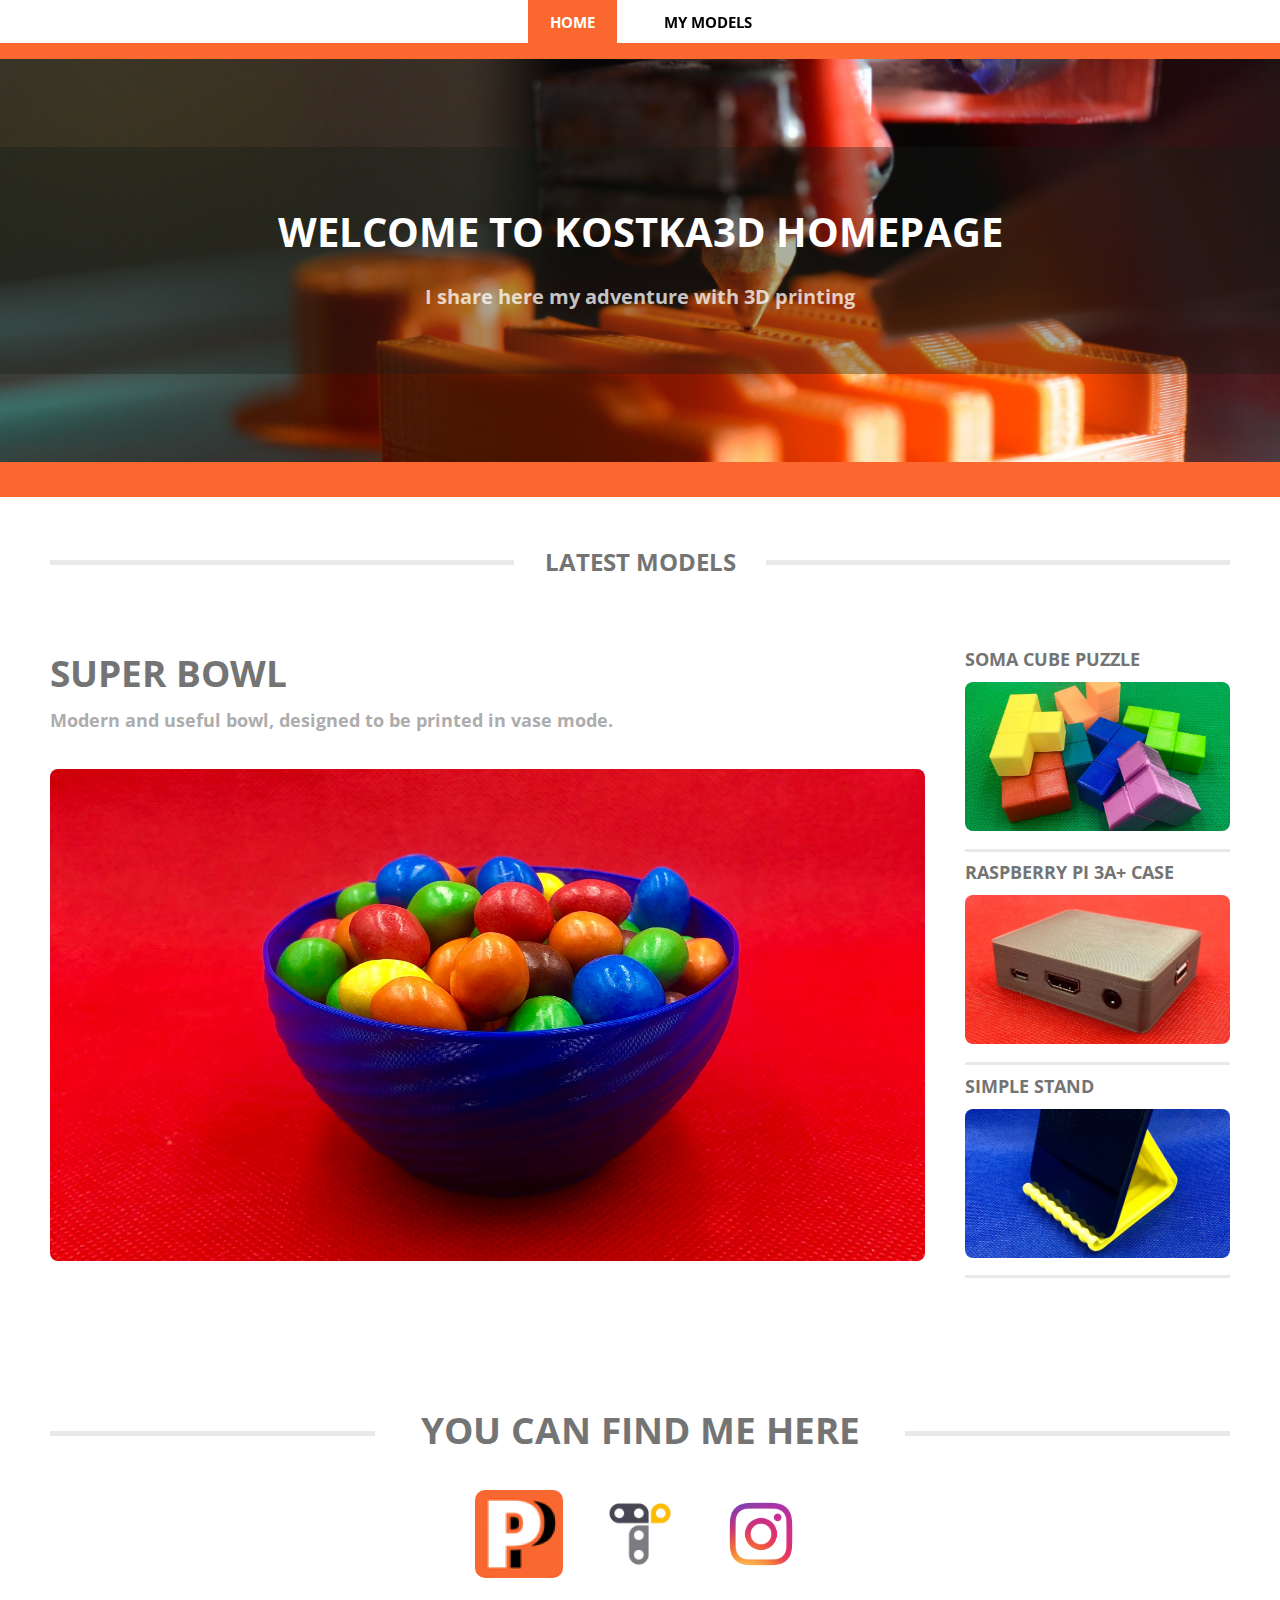
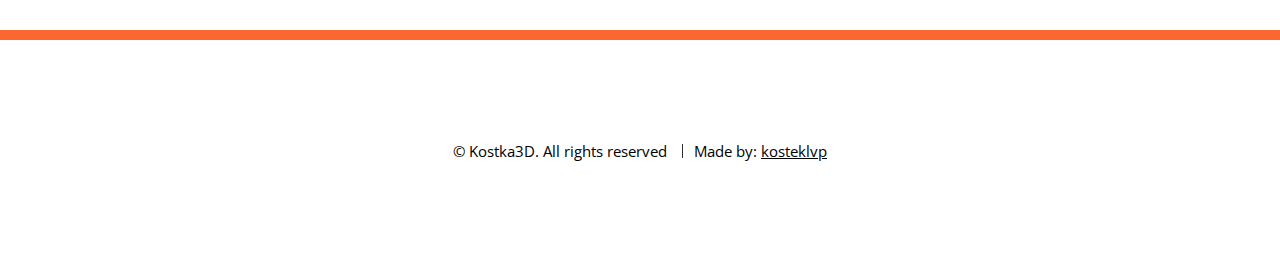
<file: index.html>
<!DOCTYPE HTML>

<html>

	<head>
		<title>Kostka3D | Homepage</title>
		<link rel="icon" href="images/logo.png">
		<meta charset="utf-8" />
		<meta name="viewport" content="width=device-width, initial-scale=1, user-scalable=no" />
		<link rel="stylesheet" href="assets/css/main.css" />
		<meta name="p:domain_verify" content="61dc7281e6454bad482622ff65ca1360"/>
	</head>

	<body class="homepage is-preload">
		<div id="page-wrapper">

			<!-- Nav -->
			<nav id="nav">
				<ul>
					<li class="current"><a href="index.html">Home</a></li>
					<li>
						<a href="#">My models</a>
						<ul>
							<li><a href="myModels/rpiCase.html">Raspberry Pi 3A+ Case</a></li>
							<li><a href="myModels/simpleStand.html">Simple Stand</a></li>
							<li><a href="myModels/rubiksCubeTristands.html">Rubik's Cube Tristands</a></li>
							<li><a href="myModels/somaCubePuzzle.html">Soma Cube Puzzle</a></li>
							<li><a href="myModels/cheeseButton.html">Cheese Button</a></li>
							<li><a href="myModels/superBowl.html">Super Bowl</a></li>
						</ul>
					</li>
				</ul>
			</nav>

			<!-- Banner -->
			<section id="banner">
				<div class="content">
					<h2>Welcome to Kostka3D Homepage</h2>
					<p>I share here my adventure with 3D printing</p>
				</div>
			</section>

			<!-- Main -->
			<section id="main">
				<div class="container">
					<div class="row gtr-200">
						<div class="col-12">

							<!-- Blog -->
							<section class="box blog">
								<h2 class="major"><span>Latest models</span></h2>
								<div>
									<div class="row">
										<div class="col-9 col-12-medium">
											<div class="content">


												<!-- Featured Post -->
												<article class="box post">
													<a href="myModels/superBowl.html" style="text-decoration:none;">
														<header>
															<h3>Super Bowl</h3>
															<p>Modern and useful bowl, designed to be printed in vase mode.</p>
														</header>
														<a href="myModels/superBowl.html" class="image featured"><img src="images/myModels/SuperBowl/superBowl1.jpg" alt="Super Bowl" /></a>
													</a>
												</article>

											</div>
										</div>
										<div class="col-3 col-12-medium">
											<div class="sidebar">

												<!-- Archives -->
												<ul class="divided">
													<li>
														<article class="box post-summary">
															<h3><a href="myModels/somaCubePuzzle.html">Soma Cube Puzzle</a></h3>
															<a href="myModels/somaCubePuzzle.html" class="image featured"><img src="images/myModels/SomaCubePuzzle/somaCubePuzzle1.jpg" alt="Soma Cube Puzzle" /></a>
														</article>
													</li>
													<li>
														<article class="box post-summary">
															<h3><a href="myModels/rpiCase.html">Raspberry Pi 3A+ Case</a></h3>
															<a href="myModels/rpiCase.html" class="image featured"><img src="images/myModels/RaspberryPi3ACase/rpiCase1.jpg" alt="Raspberry Pi 3A+ Case" /></a>
														</article>
													</li>
													<li>
														<article class="box post-summary">
															<h3><a href="myModels/simpleStand.html">Simple stand</a></h3>
															<a href="myModels/simpleStand.html" class="image featured"><img src="images/myModels/SimpleStand/simpleStand1.jpg" alt="Simple Stand" /></a>
														</article>
													</li>
													<li>
													</li>
												</ul>
											</div>
										</div>
									</div>
								</div>
							</section>
						</div>

						<div class="col-12">


							<!-- Highlight -->
							<section class="box highlight">
								<h2 class="major"><span>You can find me here</span></h2>
								<br>
								<ul class="special">
									<li><a href="https://prusaprinters.org/social/111820-kostka3d"><img src="images/prusaPrinters_logo.png" alt="PrusaPrinters" class="image othersites" /></a></li>
									<li><a href="https://thangs.com/designer/Kostka3D"><img src="images/thangs_logo.jpg" alt="Thangs" class="image othersites" /></a></li>
									<li><a href="https://instagram.com/kostka3d/"><img src="images/instagram_logo.png" alt="Instagram" class="image othersites" /></a></li>
								</ul>
							</section>
						</div>
					</div>
				</div>
			</section>

			<footer id="footer">
				<div id="copyright">
					<ul class="menu">
						<li>&copy; Kostka3D. All rights reserved</li>
						<li>Made by: <a href="https://github.com/kosteklvp">kosteklvp</a></li>
					</ul>
				</div>

		</div>
		</footer>

		</div>

		<script src="assets/js/jquery.min.js"></script>
		<script src="assets/js/jquery.dropotron.min.js"></script>
		<script src="assets/js/jquery.scrolly.min.js"></script>
		<script src="assets/js/browser.min.js"></script>
		<script src="assets/js/breakpoints.min.js"></script>
		<script src="assets/js/util.js"></script>
		<script src="assets/js/main.js"></script>

	</body>

</html>
</file>
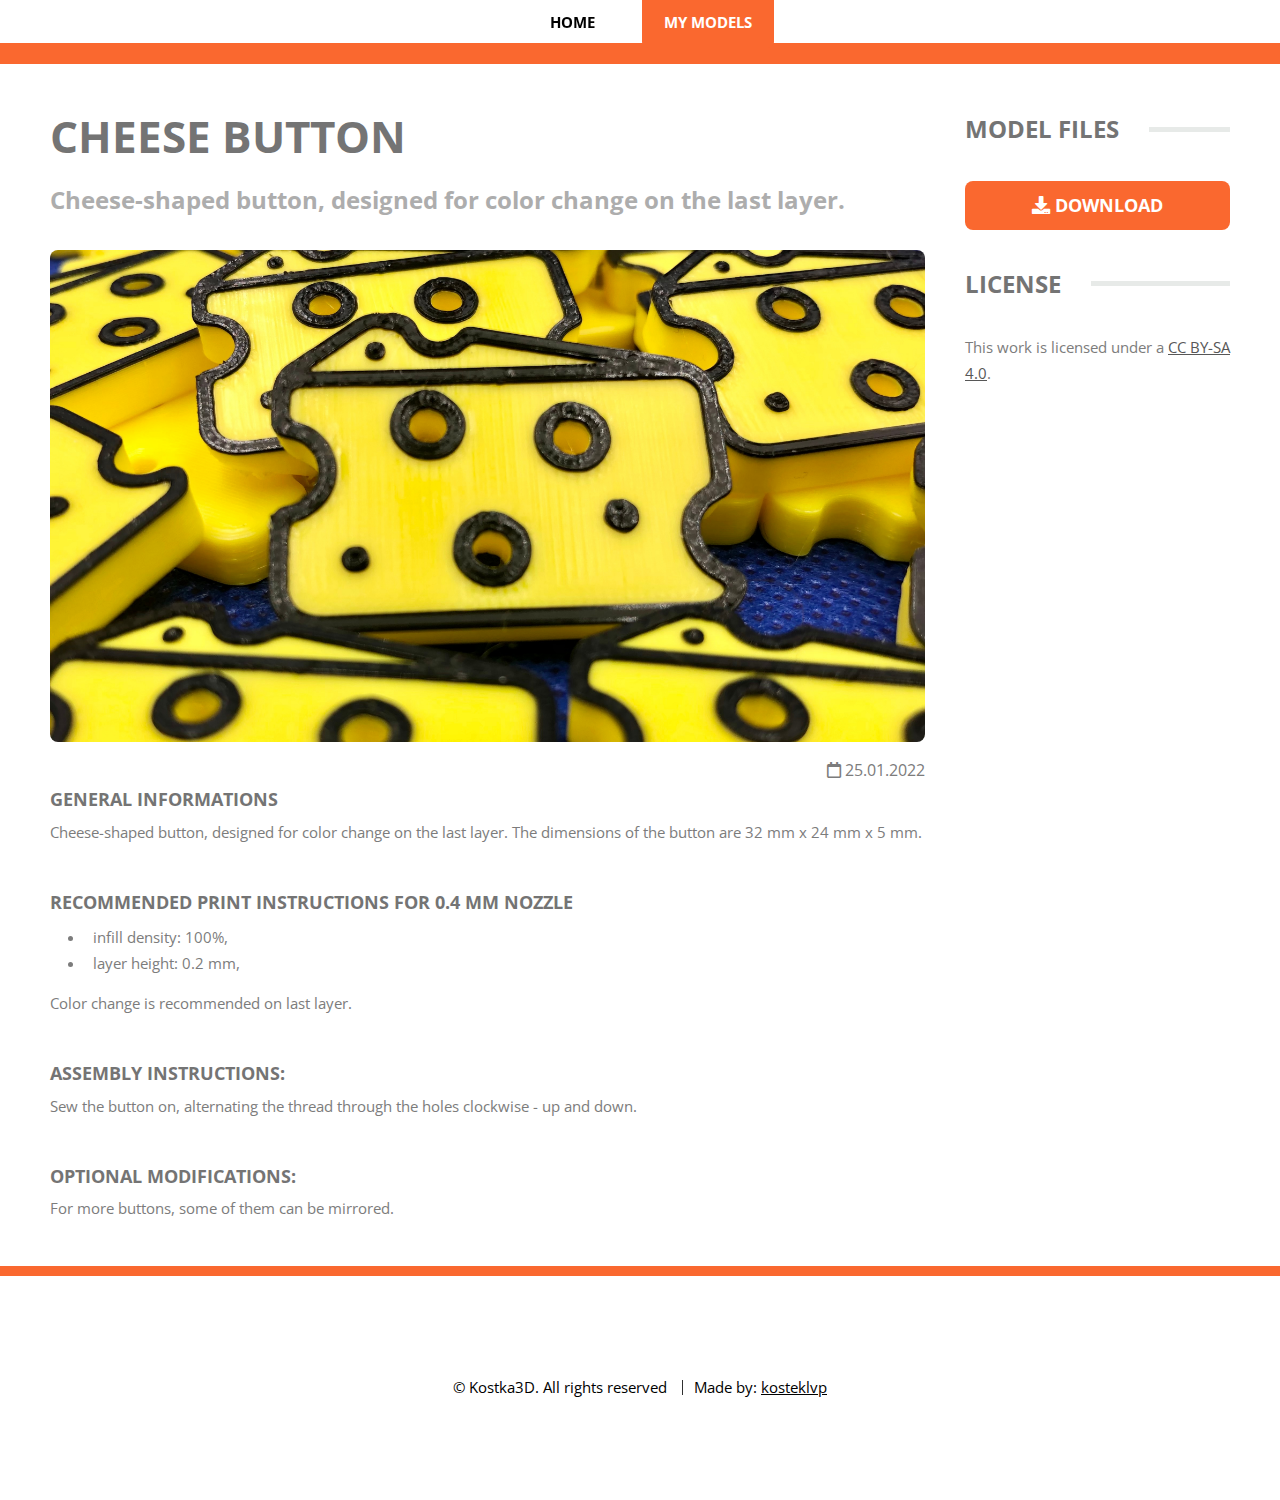
<file: myModels/cheeseButton.html>
<!DOCTYPE HTML>

<html>

	<head>
		<title>Cheese Button</title>
		<link rel="icon" href="../images/logo.png">
		<meta charset="utf-8" />
		<meta name="viewport" content="width=device-width, initial-scale=1, user-scalable=no" />
		<link rel="stylesheet" href="../assets/css/main.css" />
	</head>

	<body class="is-preload">
		<div id="page-wrapper">

			<!-- Nav -->
			<nav id="nav">
				<ul>
					<li><a href="../index.html">Home</a></li>
					<li class="current">
						<a href="#">My models</a>
						<ul>
							<li><a href="rpiCase.html">Raspberry Pi 3A+ Case</a></li>
							<li><a href="simpleStand.html">Simple Stand</a></li>
							<li><a href="rubiksCubeTristands.html">Rubik's Cube Tristands</a></li>
							<li><a href="somaCubePuzzle.html">Soma Cube Puzzle</a></li>
							<li><a href="cheeseButton.html">Cheese Button</a></li>
						</ul>
					</li>
				</ul>
			</nav>

			<!-- Main -->
			<section id="main">
				<div class="container">
					<div class="row">
						<div class="col-9 col-12-medium">
							<div class="content">

								<!-- Content -->

								<article class="box page-content">

									<header>
										<h2>Cheese Button</h2>
										<p>Cheese-shaped button, designed for color change on the last layer.</p>
									</header>

									<section>
										<span class="image featured"><img src="../images/myModels/CheeseButton/cheeseButton1.jpg" alt="Cheese Button" /></span>
										<p class="icon fa-calendar" id="calendar"> 25.01.2022</p>
										<h3>General informations</h3>
										<p>
											Cheese-shaped button, designed for color change on the last layer. The dimensions of the button are 32 mm x 24 mm x 5 mm.
										</p>

										<h3>Recommended print instructions for 0.4 mm nozzle</h3>
										<p>
										<ul class="article">
											<li>infill density: 100%,</li>
											<li>layer height: 0.2 mm,</li>
										</ul>
										Color change is recommended on last layer.
										</p>

										<h3>Assembly instructions:</h3>
										<p>
											Sew the button on, alternating the thread through the holes clockwise - up and down.
										</p>

										<h3>Optional modifications:</h3>
										<p>
											For more buttons, some of them can be mirrored.
										</p>
									</section>

								</article>

							</div>
						</div>
						<div class="col-3 col-12-medium">
							<div class="sidebar">

								<!-- Sidebar -->

								<section>
									<h2 class="major"><span>Model files</span></h2>
									<ul class="divided">
										<li>
											<article class="box post-summary">
												<a href="downloads/cheese-button.zip" class="button alt" download=><i class="fa fa-download"></i> Download</a>
											</article>
										</li>
									</ul>
									<h2 class="major"><span>License</span></h2>
									This work is licensed under a <a rel="license" href="http://creativecommons.org/licenses/by-sa/4.0/">CC BY-SA 4.0</a>.
								</section>


							</div>
						</div>
					</div>
				</div>
			</section>

			<!-- Footer -->
			<footer id="footer">

				<div id="copyright">
					<ul class="menu">
						<li>&copy; Kostka3D. All rights reserved</li>
						<li>Made by: <a href="https://github.com/kosteklvp">kosteklvp</a></li>
					</ul>
				</div>

		</div>
		</footer>

		</div>

		<!-- Scripts -->
		<script src="../assets/js/jquery.min.js"></script>
		<script src="../assets/js/jquery.dropotron.min.js"></script>
		<script src="../assets/js/jquery.scrolly.min.js"></script>
		<script src="../assets/js/browser.min.js"></script>
		<script src="../assets/js/breakpoints.min.js"></script>
		<script src="../assets/js/util.js"></script>
		<script src="../assets/js/main.js"></script>

	</body>

</html>
</file>
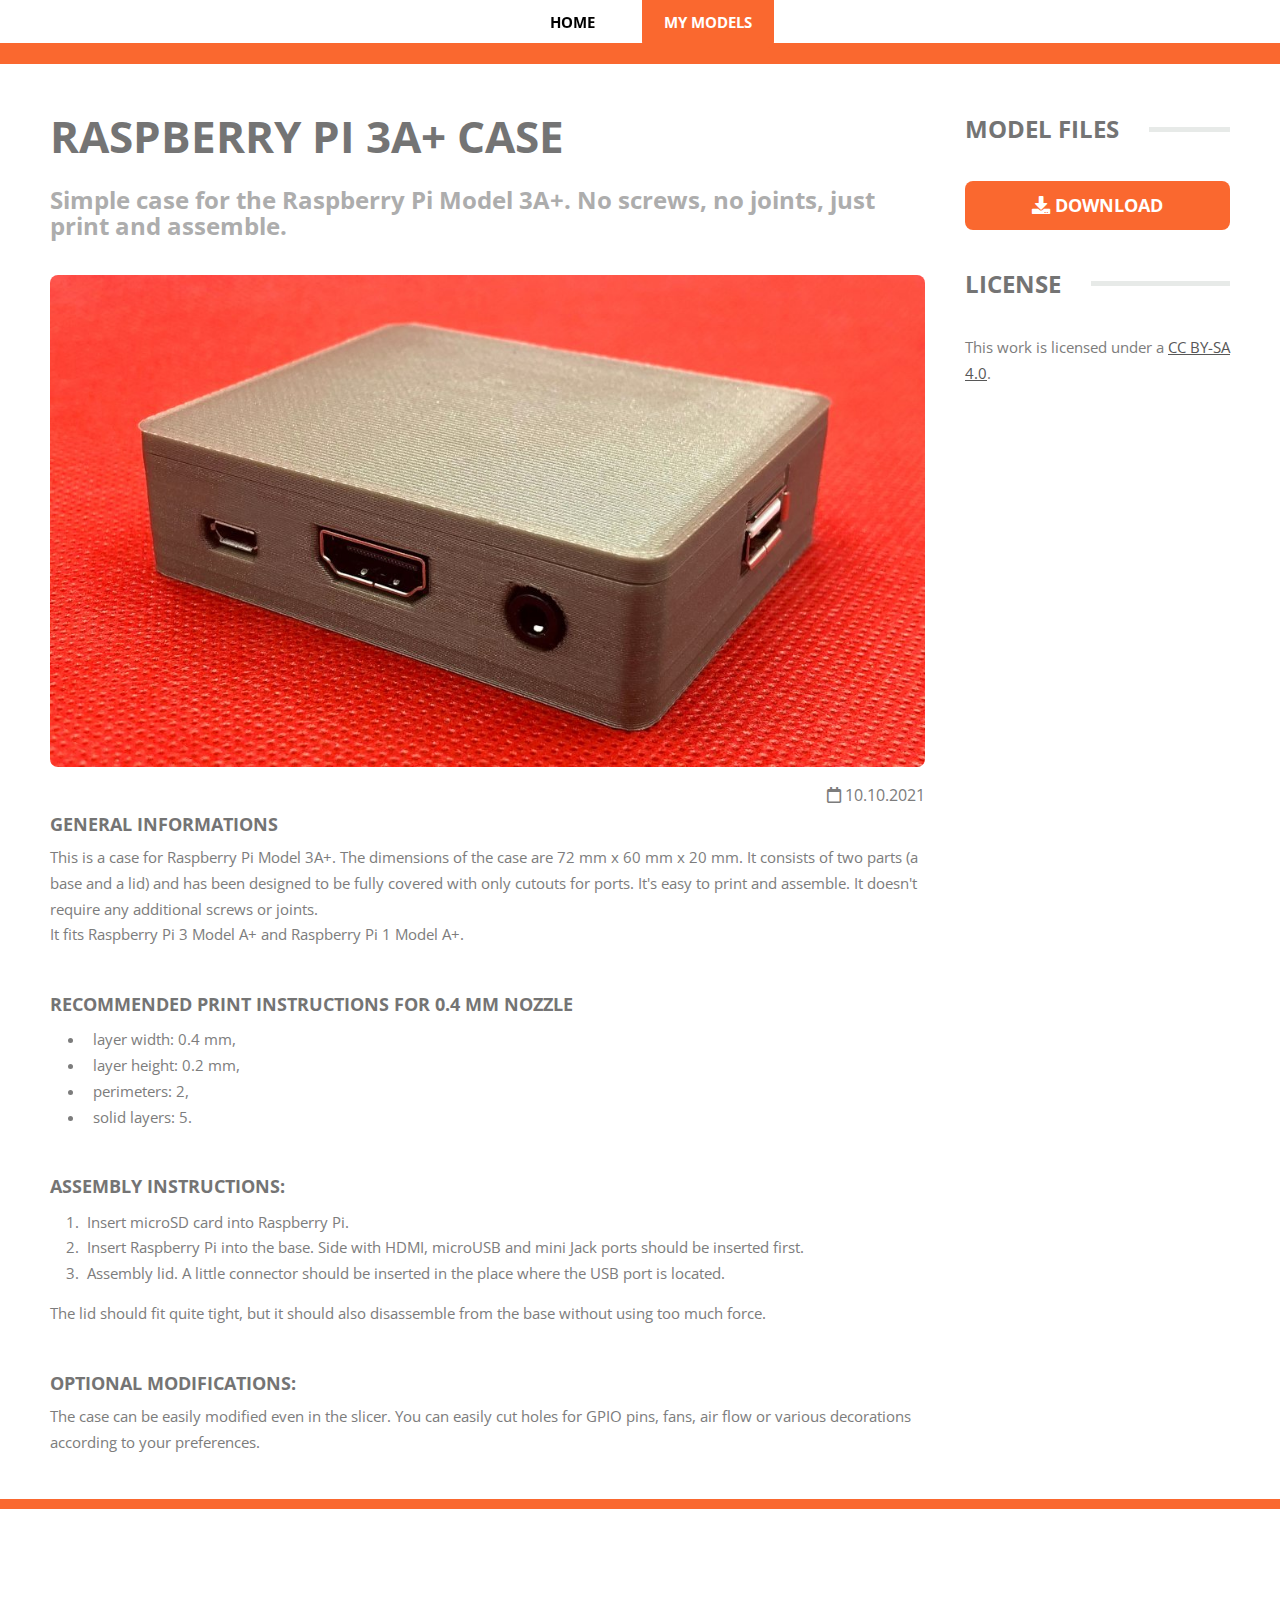
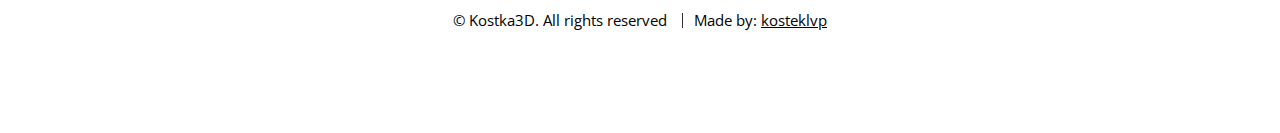
<file: myModels/rpiCase.html>
<!DOCTYPE HTML>

<html>

	<head>
		<title>Raspberry Pi 3A+ Case</title>
		<link rel="icon" href="../images/logo.png">
		<meta charset="utf-8" />
		<meta name="viewport" content="width=device-width, initial-scale=1, user-scalable=no" />
		<link rel="stylesheet" href="../assets/css/main.css" />
	</head>

	<body class="is-preload">
		<div id="page-wrapper">

			<!-- Nav -->
			<nav id="nav">
				<ul>
					<li><a href="../index.html">Home</a></li>
					<li class="current">
						<a href="#">My models</a>
						<ul>
							<li><a href="rpiCase.html">Raspberry Pi 3A+ Case</a></li>
							<li><a href="simpleStand.html">Simple Stand</a></li>
							<li><a href="rubiksCubeTristands.html">Rubik's Cube Tristands</a></li>
							<li><a href="somaCubePuzzle.html">Soma Cube Puzzle</a></li>
							<li><a href="cheeseButton.html">Cheese Button</a></li>
						</ul>
					</li>
				</ul>
			</nav>

			<!-- Main -->
			<section id="main">
				<div class="container">
					<div class="row">
						<div class="col-9 col-12-medium">
							<div class="content">

								<!-- Content -->

								<article class="box page-content">

									<header>
										<h2>Raspberry Pi 3A+ Case</h2>
										<p>Simple case for the Raspberry Pi Model 3A+. No screws, no joints,
											just print and assemble.</p>
										<!-- <ul class="meta"> -->
										<!-- </ul> -->
									</header>

									<section>
										<span class="image featured"><img src="../images/myModels/RaspberryPi3ACase/rpiCase1.jpg" alt="Raspberry Pi 3A+ Case" /></span>
										<p class="icon fa-calendar" id="calendar"> 10.10.2021</p>
										<h3>General informations</h3>
										<p>
											This is a case for Raspberry Pi Model 3A+. The dimensions of the case are 72 mm x 60 mm x 20 mm.
											It consists of two parts (a base and a lid) and has
											been designed to be fully covered with only cutouts for ports. It's easy to print and assemble. It
											doesn't require any additional screws or joints.<br>
											It fits Raspberry Pi 3 Model A+ and Raspberry Pi 1 Model A+.
										</p>
										<h3>Recommended print instructions for 0.4 mm nozzle</h3>
										<p>
										<ul class="article">
											<li>layer width: 0.4 mm,</li>
											<li>layer height: 0.2 mm,</li>
											<li>perimeters: 2,</li>
											<li>solid layers: 5.</li>
										</ul>
										</p>

										<h3>Assembly instructions:</h3>
										<p>
										<ol class="article">
											<li>Insert microSD card into Raspberry Pi.</li>
											<li>Insert Raspberry Pi into the base. Side with HDMI, microUSB and mini Jack ports should be
												inserted first.</li>
											<li>Assembly lid. A little connector should be inserted in the place where the USB port is
												located.</li>
										</ol>
										The lid should fit quite tight, but it should also disassemble from the base without using too much
										force.
										</p>

										<h3>Optional modifications:</h3>
										<p>
											The case can be easily modified even in the slicer. You can easily cut holes for GPIO pins, fans,
											air flow or various decorations according to your preferences.
										</p>
									</section>

								</article>

							</div>
						</div>
						<div class="col-3 col-12-medium">
							<div class="sidebar">

								<!-- Sidebar -->

								<section>
									<h2 class="major"><span>Model files</span></h2>
									<ul class="divided">
										<li>
											<article class="box post-summary">
												<a href="downloads/raspberry-pi-3a-case.zip" class="button alt" download=><i class="fa fa-download"></i> Download</a>
											</article>
										</li>
									</ul>
									<h2 class="major"><span>License</span></h2>
									<p>This work is licensed under a <a rel="license" href="http://creativecommons.org/licenses/by-sa/4.0/">CC BY-SA 4.0</a>.</p>
								</section>


							</div>
						</div>
					</div>
				</div>
			</section>

			<!-- Footer -->
			<footer id="footer">

				<div id="copyright">
					<ul class="menu">
						<li>&copy; Kostka3D. All rights reserved</li>
						<li>Made by: <a href="https://github.com/kosteklvp">kosteklvp</a></li>
					</ul>
				</div>

		</div>
		</footer>

		</div>

		<!-- Scripts -->
		<script src="../assets/js/jquery.min.js"></script>
		<script src="../assets/js/jquery.dropotron.min.js"></script>
		<script src="../assets/js/jquery.scrolly.min.js"></script>
		<script src="../assets/js/browser.min.js"></script>
		<script src="../assets/js/breakpoints.min.js"></script>
		<script src="../assets/js/util.js"></script>
		<script src="../assets/js/main.js"></script>

	</body>

</html>
</file>
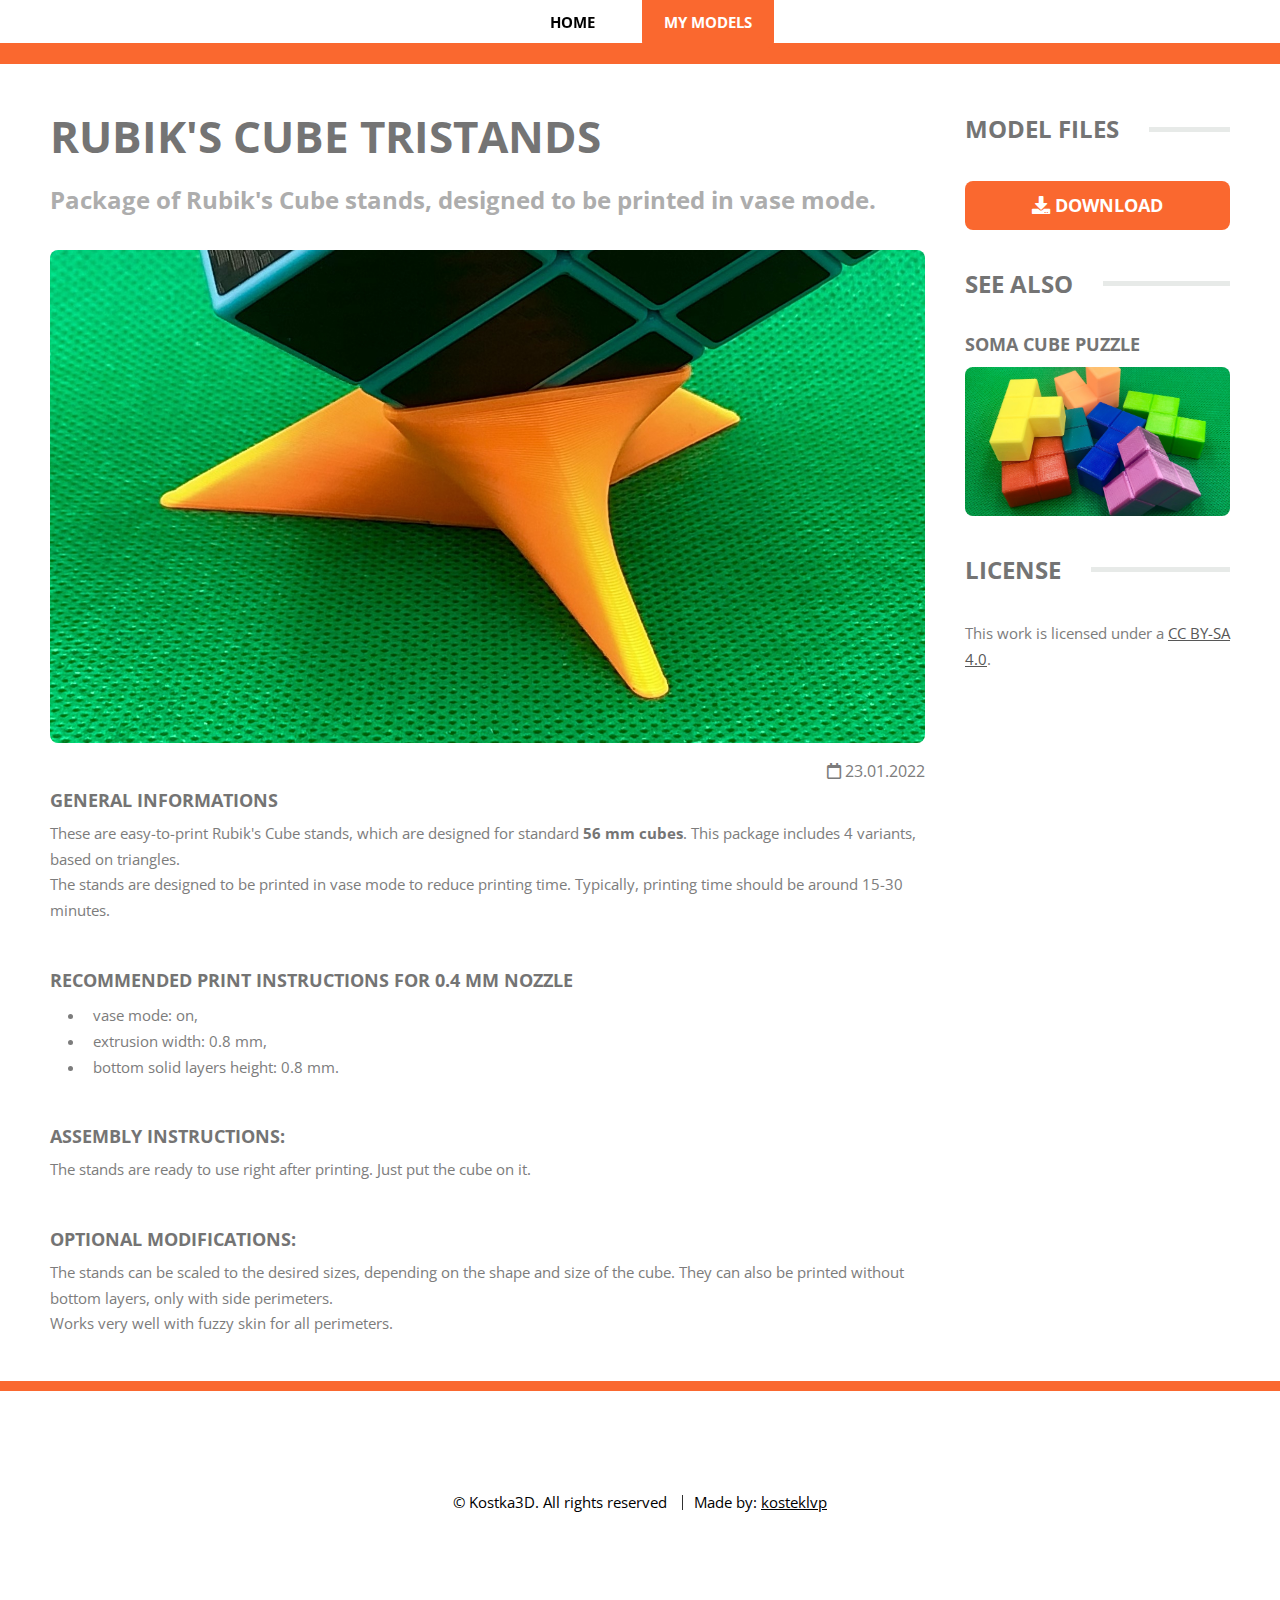
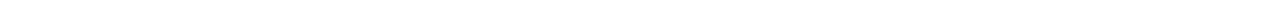
<file: myModels/rubiksCubeTristands.html>
<!DOCTYPE HTML>

<html>

	<head>
		<title>Rubik's Cube Tristands</title>
		<link rel="icon" href="../images/logo.png">
		<meta charset="utf-8" />
		<meta name="viewport" content="width=device-width, initial-scale=1, user-scalable=no" />
		<link rel="stylesheet" href="../assets/css/main.css" />
	</head>

	<body class="is-preload">
		<div id="page-wrapper">

			<!-- Nav -->
			<nav id="nav">
				<ul>
					<li><a href="../index.html">Home</a></li>
					<li class="current">
						<a href="#">My models</a>
						<ul>
							<li><a href="rpiCase.html">Raspberry Pi 3A+ Case</a></li>
							<li><a href="simpleStand.html">Simple Stand</a></li>
							<li><a href="rubiksCubeTristands.html">Rubik's Cube Tristands</a></li>
							<li><a href="somaCubePuzzle.html">Soma Cube Puzzle</a></li>
							<li><a href="cheeseButton.html">Cheese Button</a></li>
						</ul>
					</li>
				</ul>
			</nav>

			<!-- Main -->
			<section id="main">
				<div class="container">
					<div class="row">
						<div class="col-9 col-12-medium">
							<div class="content">

								<!-- Content -->

								<article class="box page-content">

									<header>
										<h2>Rubik's Cube Tristands</h2>
										<p>Package of Rubik's Cube stands, designed to be printed in vase mode.</p>
									</header>

									<section>
										<span class="image featured"><img src="../images/myModels/RubiksCubeTristands/rubiksCubeTristands1.jpg" alt="Rubik's Cube Tristands" /></span>
										<p class="icon fa-calendar" id="calendar"> 23.01.2022</p>
										<h3>General informations</h3>
										<p>
											These are easy-to-print Rubik's Cube stands, which are designed for standard <b>56 mm cubes</b>. This package includes 4 variants, based on triangles.<br>
											The stands are designed to be printed in vase mode to reduce printing time. Typically, printing time should be around 15-30 minutes.
										</p>
										<h3>Recommended print instructions for 0.4 mm nozzle</h3>
										<p>
										<ul class="article">
											<li>vase mode: on,</li>
											<li>extrusion width: 0.8 mm,</li>
											<li>bottom solid layers height: 0.8 mm.</li>
										</ul>
										</p>

										<h3>Assembly instructions:</h3>
										<p>
											The stands are ready to use right after printing. Just put the cube on it.
										</p>

										<h3>Optional modifications:</h3>
										<p>
											The stands can be scaled to the desired sizes, depending on the shape and size of the cube. They can also be printed without bottom layers, only with side perimeters.<br>
											Works very well with fuzzy skin for all perimeters.
										</p>
									</section>

								</article>

							</div>
						</div>
						<div class="col-3 col-12-medium">
							<div class="sidebar">

								<!-- Sidebar -->

								<section>
									<h2 class="major"><span>Model files</span></h2>
									<ul class="divided">
										<li>
											<article class="box post-summary">
												<a href="downloads/rubiks-cube-tristands.zip" class="button alt" download=><i class="fa fa-download"></i> Download</a>
											</article>
										</li>
									</ul>
									<h2 class="major"><span>See also</span></h2>
									<ul class="divided">
										<li>
											<article class="box post-summary">
												<h3><a href="#">Soma Cube Puzzle</a></h3>
												<a href="somaCubePuzzle.html" class="image featured"><img src="../images/myModels/SomaCubePuzzle/somaCubePuzzle1.jpg" alt="Soma Cube Puzzle" /></a>
											</article>
										</li>
									</ul>
									<h2 class="major"><span>License</span></h2>
									This work is licensed under a <a rel="license" href="http://creativecommons.org/licenses/by-sa/4.0/">CC BY-SA 4.0</a>.
								</section>


							</div>
						</div>
					</div>
				</div>
			</section>

			<!-- Footer -->
			<footer id="footer">

				<div id="copyright">
					<ul class="menu">
						<li>&copy; Kostka3D. All rights reserved</li>
						<li>Made by: <a href="https://github.com/kosteklvp">kosteklvp</a></li>
					</ul>
				</div>

		</div>
		</footer>

		</div>

		<!-- Scripts -->
		<script src="../assets/js/jquery.min.js"></script>
		<script src="../assets/js/jquery.dropotron.min.js"></script>
		<script src="../assets/js/jquery.scrolly.min.js"></script>
		<script src="../assets/js/browser.min.js"></script>
		<script src="../assets/js/breakpoints.min.js"></script>
		<script src="../assets/js/util.js"></script>
		<script src="../assets/js/main.js"></script>

	</body>

</html>
</file>
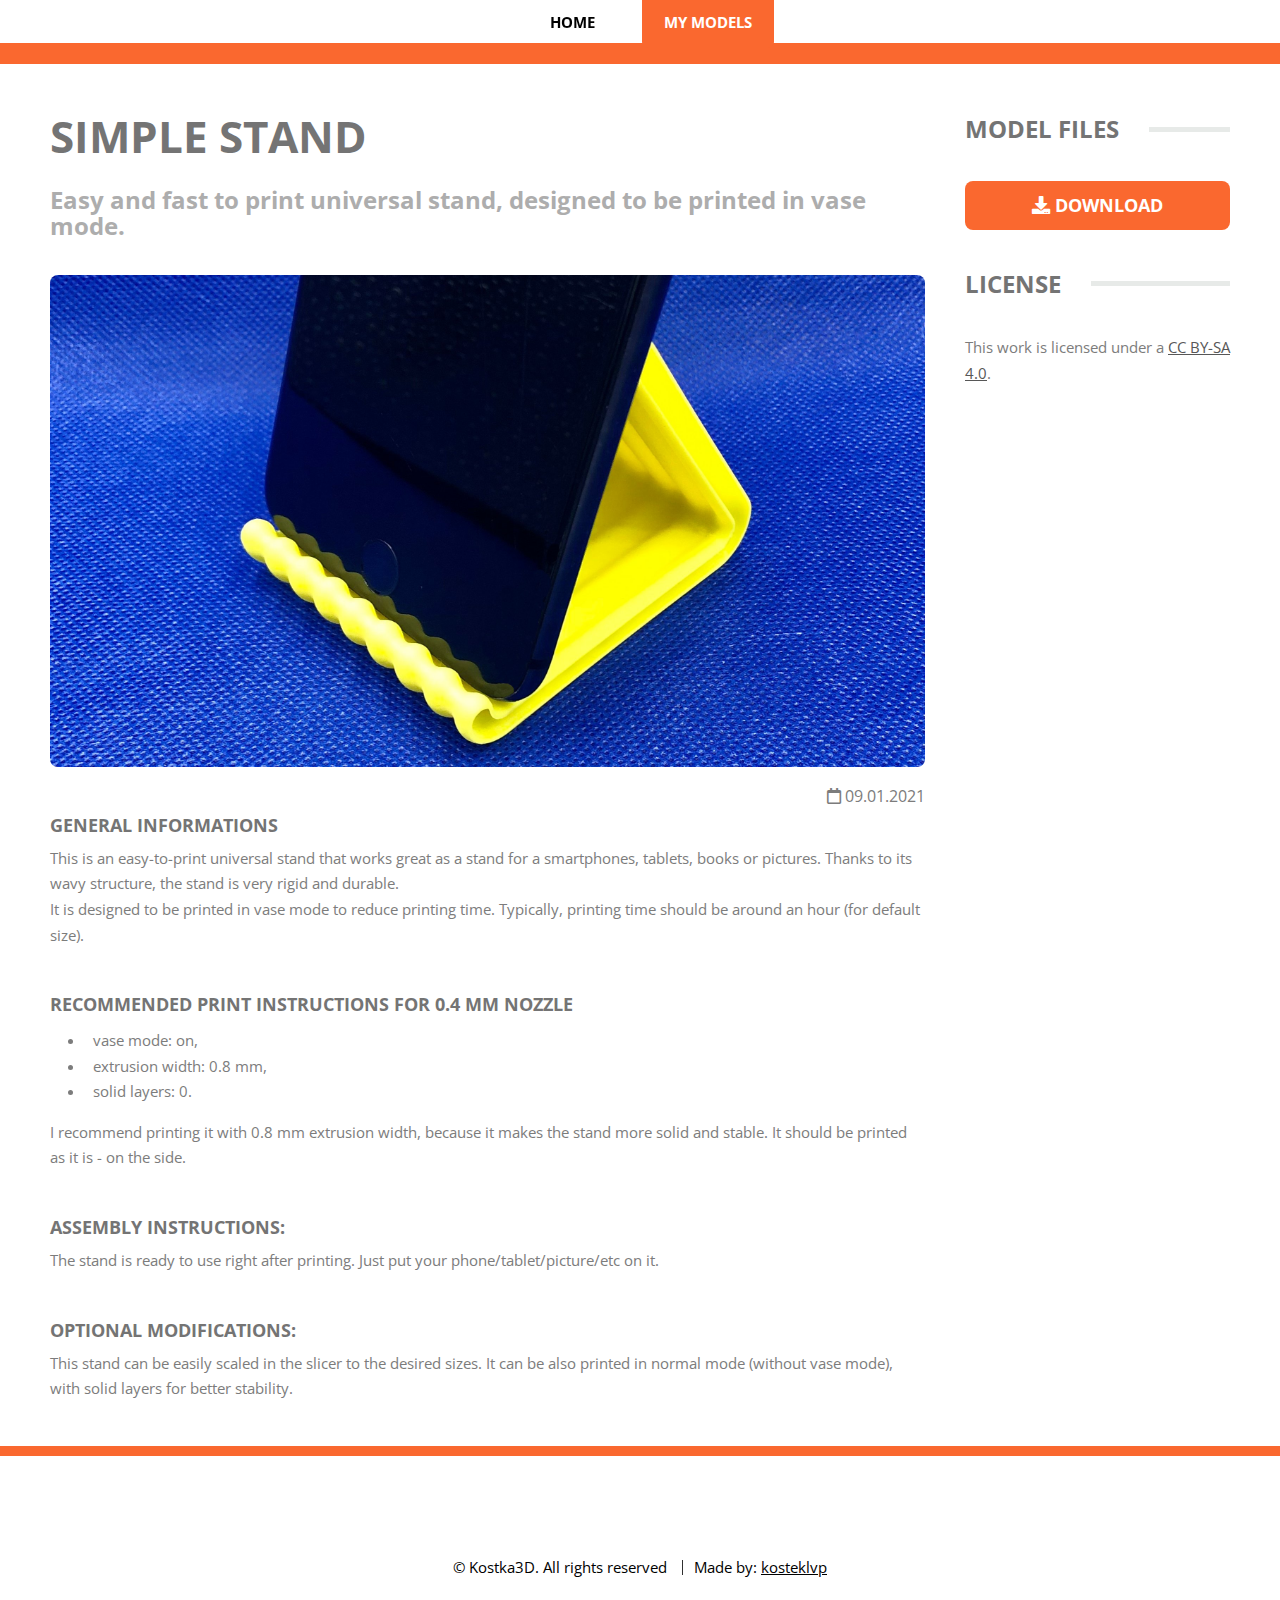
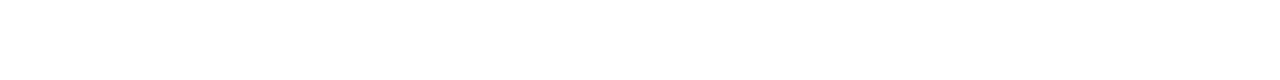
<file: myModels/simpleStand.html>
<!DOCTYPE HTML>

<html>

<head>
	<title>Simple Stand</title>
	<link rel="icon" href="../images/logo.png">
	<meta charset="utf-8" />
	<meta name="viewport" content="width=device-width, initial-scale=1, user-scalable=no" />
	<link rel="stylesheet" href="../assets/css/main.css" />
</head>

<body class="is-preload">
	<div id="page-wrapper">

		<!-- Nav -->
		<nav id="nav">
			<ul>
				<li><a href="../index.html">Home</a></li>
				<li class="current">
					<a href="#">My models</a>
					<ul>
						<li><a href="rpiCase.html">Raspberry Pi 3A+ Case</a></li>
						<li><a href="simpleStand.html">Simple Stand</a></li>
						<li><a href="rubiksCubeTristands.html">Rubik's Cube Tristands</a></li>
						<li><a href="somaCubePuzzle.html">Soma Cube Puzzle</a></li>
						<li><a href="cheeseButton.html">Cheese Button</a></li>
					</ul>
				</li>
			</ul>
		</nav>

		<!-- Main -->
		<section id="main">
			<div class="container">
				<div class="row">
					<div class="col-9 col-12-medium">
						<div class="content">

							<!-- Content -->

							<article class="box page-content">

								<header>
									<h2>Simple Stand</h2>
									<p>Easy and fast to print universal stand, designed to be printed in vase mode.</p>
								</header>

								<section>
									<span class="image featured"><img src="../images/myModels/SimpleStand/simpleStand1.jpg" alt="Simple Stand" /></span>
									<p class="icon fa-calendar" id="calendar"> 09.01.2021</p>
									<h3>General informations</h3>
									<p>
										This is an easy-to-print universal stand that works great as a stand for a smartphones, tablets, books or pictures.
										Thanks to its wavy structure, the stand is very rigid and durable.<br>
										It is designed to be printed in vase mode to reduce printing time. Typically, printing time should be around an hour (for default size).
									</p>
									<h3>Recommended print instructions for 0.4 mm nozzle</h3>
									<p>
										<ul class="article">
											<li>vase mode: on,</li>
											<li>extrusion width: 0.8 mm,</li>
											<li>solid layers: 0.</li>
										</ul>
										I recommend printing it with 0.8 mm extrusion width, because it makes the stand more solid and stable. It should be printed as it is - on the side.
									</p>

									<h3>Assembly instructions:</h3>
									<p>
										The stand is ready to use right after printing. Just put your phone/tablet/picture/etc on it.
									</p>	
									
									<h3>Optional modifications:</h3>
									<p>
										This stand can be easily scaled in the slicer to the desired sizes. It can be also printed in normal mode (without vase mode), with solid layers for better stability.
									</p>
								</section>

							</article>

						</div>
					</div>
					<div class="col-3 col-12-medium">
						<div class="sidebar">

							<!-- Sidebar -->

							<section>
								<h2 class="major"><span>Model files</span></h2>
								<ul class="divided">
									<li>
										<article class="box post-summary">
											<a href="downloads/simple-stand.zip" class="button alt" download=><i class="fa fa-download"></i> Download</a>
										</article>
									</li>
								</ul>
								<h2 class="major"><span>License</span></h2>
								This work is licensed under a <a rel="license" href="http://creativecommons.org/licenses/by-sa/4.0/">CC BY-SA 4.0</a>.
							</section>
							
							
						</div>
					</div>
				</div>
			</div>
		</section>

		<!-- Footer -->
		<footer id="footer">
			
			<div id="copyright">
				<ul class="menu">
						<li>&copy; Kostka3D. All rights reserved</li>
						<li>Made by: <a href="https://github.com/kosteklvp">kosteklvp</a></li>
					</ul>
				</div>

			</div>
		</footer>

	</div>

	<!-- Scripts -->
	<script src="../assets/js/jquery.min.js"></script>
	<script src="../assets/js/jquery.dropotron.min.js"></script>
	<script src="../assets/js/jquery.scrolly.min.js"></script>
	<script src="../assets/js/browser.min.js"></script>
	<script src="../assets/js/breakpoints.min.js"></script>
	<script src="../assets/js/util.js"></script>
	<script src="../assets/js/main.js"></script>

</body>

</html>
</file>
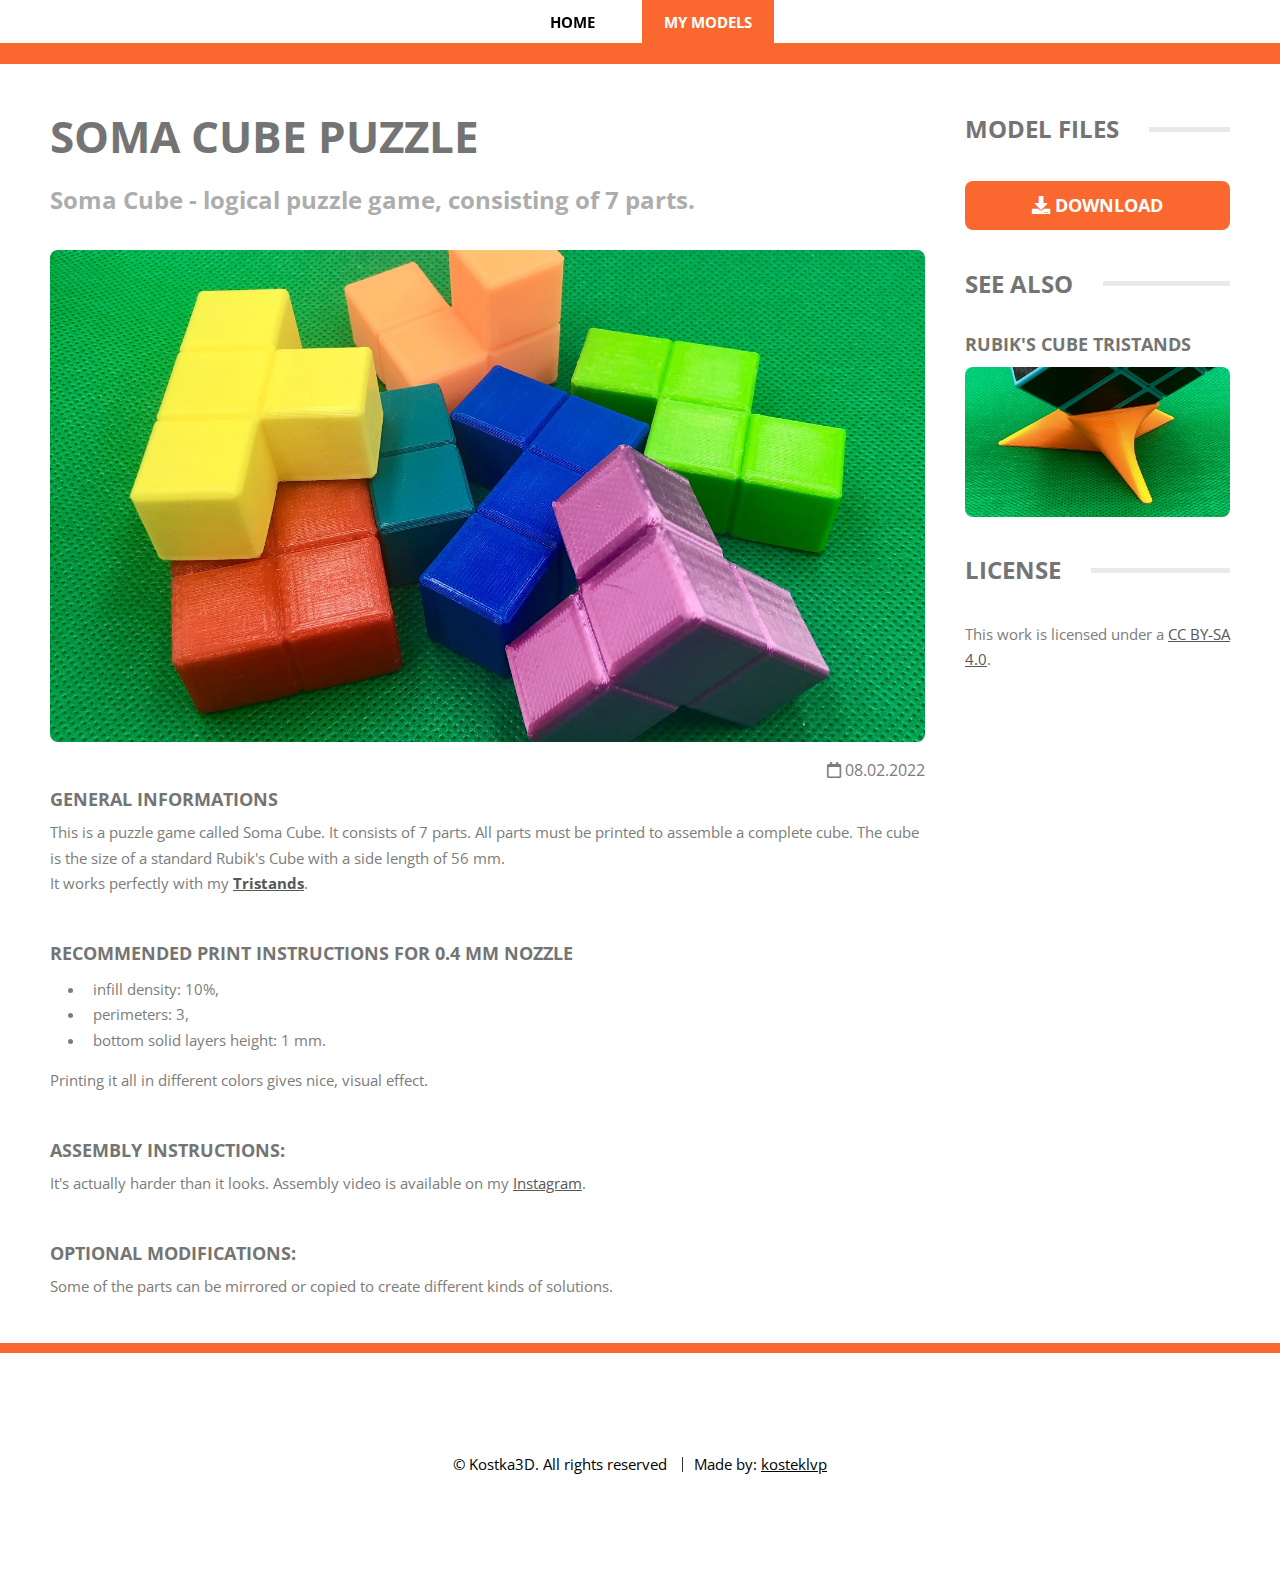
<file: myModels/somaCubePuzzle.html>
<!DOCTYPE HTML>

<html>

	<head>
		<title>Soma Cube Puzzle</title>
		<link rel="icon" href="../images/logo.png">
		<meta charset="utf-8" />
		<meta name="viewport" content="width=device-width, initial-scale=1, user-scalable=no" />
		<link rel="stylesheet" href="../assets/css/main.css" />
	</head>

	<body class="is-preload">
		<div id="page-wrapper">

			<!-- Nav -->
			<nav id="nav">
				<ul>
					<li><a href="../index.html">Home</a></li>
					<li class="current">
						<a href="#">My models</a>
						<ul>
							<li><a href="rpiCase.html">Raspberry Pi 3A+ Case</a></li>
							<li><a href="simpleStand.html">Simple Stand</a></li>
							<li><a href="rubiksCubeTristands.html">Rubik's Cube Tristands</a></li>
							<li><a href="somaCubePuzzle.html">Soma Cube Puzzle</a></li>
							<li><a href="cheeseButton.html">Cheese Button</a></li>
						</ul>
					</li>
				</ul>
			</nav>

			<!-- Main -->
			<section id="main">
				<div class="container">
					<div class="row">
						<div class="col-9 col-12-medium">
							<div class="content">

								<!-- Content -->

								<article class="box page-content">

									<header>
										<h2>Soma Cube Puzzle</h2>
										<p>Soma Cube - logical puzzle game, consisting of 7 parts.</p>
									</header>

									<section>
										<span class="image featured"><img src="../images/myModels/SomaCubePuzzle/somaCubePuzzle1.jpg" alt="Soma Cube Puzzle" /></span>
										<p class="icon fa-calendar" id="calendar"> 08.02.2022</p>
										<h3>General informations</h3>
										<p>
											This is a puzzle game called Soma Cube. It consists of 7 parts. All parts must be printed to assemble a complete cube.
											The cube is the size of a standard Rubik's Cube with a side length of 56 mm.<br>
											It works perfectly with my <b><a href="rubiksCubeTristands.html">Tristands</a></b>.
										</p>

										<h3>Recommended print instructions for 0.4 mm nozzle</h3>
										<p>
										<ul class="article">
											<li>infill density: 10%,</li>
											<li>perimeters: 3,</li>
											<li>bottom solid layers height: 1 mm.</li>
										</ul>
										Printing it all in different colors gives nice, visual effect.
										</p>

										<h3>Assembly instructions:</h3>
										<p>
											It's actually harder than it looks. Assembly video is available on my <a href="https://www.instagram.com/reel/CZxRDnmpU1W/?utm_medium=copy_link">Instagram</a>.
										</p>

										<h3>Optional modifications:</h3>
										<p>
											Some of the parts can be mirrored or copied to create different kinds of solutions.
										</p>
									</section>

								</article>

							</div>
						</div>
						<div class="col-3 col-12-medium">
							<div class="sidebar">

								<section>
									<h2 class="major"><span>Model files</span></h2>
									<ul class="divided">
										<li>
											<article class="box post-summary">
												<a href="downloads/soma-cube-puzzle.zip" class="button alt" download=><i class="fa fa-download"></i> Download</a>
											</article>
										</li>
									</ul>
									<h2 class="major"><span>See also</span></h2>
									<ul class="divided">
										<li>
											<article class="box post-summary">
												<h3><a href="#">Rubik's Cube Tristands</a></h3>
												<a href="rubiksCubeTristands.html" class="image featured"><img src="../images/myModels/RubiksCubeTristands/rubiksCubeTristands1.jpg" alt="Soma Cube Puzzle" /></a>
											</article>
										</li>
									</ul>
									<h2 class="major"><span>License</span></h2>
									This work is licensed under a <a rel="license" href="http://creativecommons.org/licenses/by-sa/4.0/">CC BY-SA 4.0</a>.
								</section>
							</div>
						</div>
					</div>
				</div>
			</section>

			<!-- Footer -->
			<footer id="footer">

				<div id="copyright">
					<ul class="menu">
						<li>&copy; Kostka3D. All rights reserved</li>
						<li>Made by: <a href="https://github.com/kosteklvp">kosteklvp</a></li>
					</ul>
				</div>

		</div>
		</footer>

		</div>

		<!-- Scripts -->
		<script src="../assets/js/jquery.min.js"></script>
		<script src="../assets/js/jquery.dropotron.min.js"></script>
		<script src="../assets/js/jquery.scrolly.min.js"></script>
		<script src="../assets/js/browser.min.js"></script>
		<script src="../assets/js/breakpoints.min.js"></script>
		<script src="../assets/js/util.js"></script>
		<script src="../assets/js/main.js"></script>

	</body>

</html>
</file>
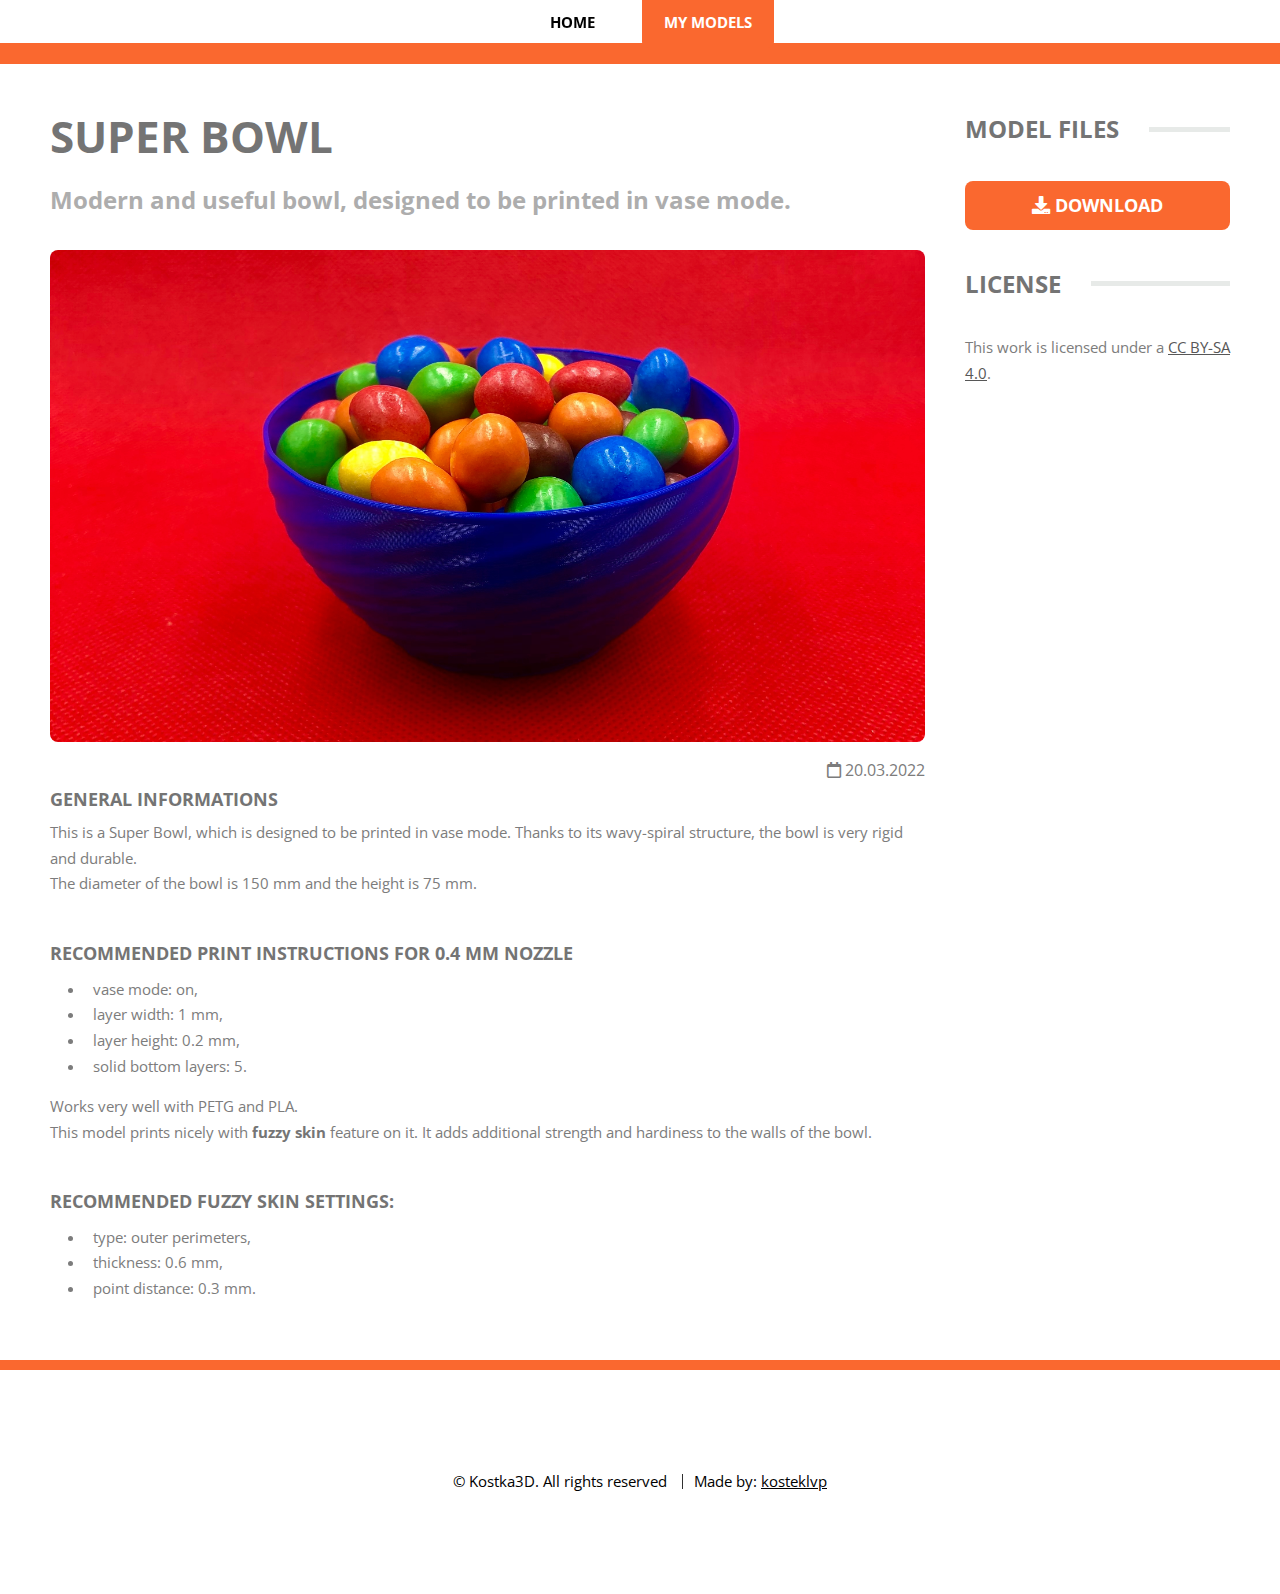
<file: myModels/superBowl.html>
<!DOCTYPE HTML>

<html>

	<head>
		<title>Super Bowl</title>
		<link rel="icon" href="../images/logo.png">
		<meta charset="utf-8" />
		<meta name="viewport" content="width=device-width, initial-scale=1, user-scalable=no" />
		<link rel="stylesheet" href="../assets/css/main.css" />
	</head>

	<body class="is-preload">
		<div id="page-wrapper">

			<!-- Nav -->
			<nav id="nav">
				<ul>
					<li><a href="../index.html">Home</a></li>
					<li class="current">
						<a href="#">My models</a>
						<ul>
							<li><a href="rpiCase.html">Raspberry Pi 3A+ Case</a></li>
							<li><a href="simpleStand.html">Simple Stand</a></li>
							<li><a href="rubiksCubeTristands.html">Rubik's Cube Tristands</a></li>
							<li><a href="somaCubePuzzle.html">Soma Cube Puzzle</a></li>
							<li><a href="cheeseButton.html">Cheese Button</a></li>
							<li><a href="superBowl.html">Super Bowl</a></li>
						</ul>
					</li>
				</ul>
			</nav>

			<!-- Main -->
			<section id="main">
				<div class="container">
					<div class="row">
						<div class="col-9 col-12-medium">
							<div class="content">

								<!-- Content -->

								<article class="box page-content">

									<header>
										<h2>Super Bowl</h2>
										<p>Modern and useful bowl, designed to be printed in vase mode.</p>
									</header>

									<section>
										<span class="image featured"><img src="../images/myModels/SuperBowl/superBowl1.jpg" alt="Super Bowl" /></span>
										<p class="icon fa-calendar" id="calendar"> 20.03.2022</p>
										<h3>General informations</h3>
										<p>
											This is a Super Bowl, which is designed to be printed in vase mode. Thanks to its wavy-spiral structure, the bowl is very rigid and durable.<br>
											The diameter of the bowl is 150 mm and the height is 75 mm.
										</p>

										<h3>Recommended print instructions for 0.4 mm nozzle</h3>
										<p>
										<ul class="article">
											<li>vase mode: on,</li>
											<li>layer width: 1 mm,</li>
											<li>layer height: 0.2 mm,</li>
											<li>solid bottom layers: 5.</li>
										</ul>
										Works very well with PETG and PLA.<br>
										This model prints nicely with <b>fuzzy skin</b> feature on it. It adds additional strength and hardiness to the walls of the bowl.
										</p>

										<h3>Recommended fuzzy skin settings:</h3>
										<p>
										<ul class="article">
											<li>type: outer perimeters,</li>
											<li>thickness: 0.6 mm,</li>
											<li>point distance: 0.3 mm.</li>
										</ul>
										</p>
									</section>

								</article>

							</div>
						</div>
						<div class="col-3 col-12-medium">
							<div class="sidebar">

								<section>
									<h2 class="major"><span>Model files</span></h2>
									<ul class="divided">
										<li>
											<article class="box post-summary">
												<a href="downloads/super-bowl.zip" class="button alt" download=><i class="fa fa-download"></i> Download</a>
											</article>
										</li>
									</ul>
									<h2 class="major"><span>License</span></h2>
									This work is licensed under a <a rel="license" href="http://creativecommons.org/licenses/by-sa/4.0/">CC BY-SA 4.0</a>.
								</section>
							</div>
						</div>
					</div>
				</div>
			</section>

			<!-- Footer -->
			<footer id="footer">

				<div id="copyright">
					<ul class="menu">
						<li>&copy; Kostka3D. All rights reserved</li>
						<li>Made by: <a href="https://github.com/kosteklvp">kosteklvp</a></li>
					</ul>
				</div>

		</div>
		</footer>

		</div>

		<!-- Scripts -->
		<script src="../assets/js/jquery.min.js"></script>
		<script src="../assets/js/jquery.dropotron.min.js"></script>
		<script src="../assets/js/jquery.scrolly.min.js"></script>
		<script src="../assets/js/browser.min.js"></script>
		<script src="../assets/js/breakpoints.min.js"></script>
		<script src="../assets/js/util.js"></script>
		<script src="../assets/js/main.js"></script>

	</body>

</html>
</file>
<file: assets/css/main.css>
@import url("fontawesome-all.min.css");
@import url("https://fonts.googleapis.com/css?family=Open+Sans:400,400italic,700,700italic|Open+Sans+Condensed:700");

html,
body,
div,
span,
applet,
object,
iframe,
h1,
h2,
h3,
h4,
h5,
h6,
p,
blockquote,
pre,
a,
abbr,
acronym,
address,
big,
cite,
code,
del,
dfn,
em,
img,
ins,
kbd,
q,
s,
samp,
small,
strike,
strong,
sub,
sup,
tt,
var,
b,
u,
i,
center,
dl,
dt,
dd,
ol,
ul,
li,
fieldset,
form,
label,
legend,
table,
caption,
tbody,
tfoot,
thead,
tr,
th,
td,
article,
aside,
canvas,
details,
embed,
figure,
figcaption,
footer,
header,
hgroup,
menu,
nav,
output,
ruby,
section,
summary,
time,
mark,
audio,
video {
  margin: 0;
  padding: 0;
  border: 0;
  font-size: 100%;
  font: inherit;
  vertical-align: baseline;
}

article,
aside,
details,
figcaption,
figure,
footer,
header,
hgroup,
menu,
nav,
section {
  display: block;
}

body {
  line-height: 1;
}

ol,
ul {
  list-style: none;
}

blockquote,
q {
  quotes: none;
}

blockquote:before,
blockquote:after,
q:before,
q:after {
  content: "";
  content: none;
}

table {
  border-collapse: collapse;
  border-spacing: 0;
}

body {
  -webkit-text-size-adjust: none;
}

mark {
  background-color: transparent;
  color: inherit;
}

input::-moz-focus-inner {
  border: 0;
  padding: 0;
}

input,
select,
textarea {
  -moz-appearance: none;
  -webkit-appearance: none;
  -ms-appearance: none;
  appearance: none;
}

/* Basic */

html {
  box-sizing: border-box;
}

*,
*:before,
*:after {
  box-sizing: inherit;
}

body {
  background: #ffffff;
}

body.is-preload *,
body.is-preload *:before,
body.is-preload *:after {
  -moz-animation: none !important;
  -webkit-animation: none !important;
  -ms-animation: none !important;
  animation: none !important;
  -moz-transition: none !important;
  -webkit-transition: none !important;
  -ms-transition: none !important;
  transition: none !important;
}

body,
input,
textarea,
select {
  font-family: "Open Sans", sans-serif;
  font-weight: 400;
  color: #7c7c7c;
  font-size: 13pt;
  line-height: 2em;
}

h1,
h2,
h3,
h4,
h5,
h6 {
  font-family: "Open Sans Condensed", sans-serif;
  font-weight: 700;
  text-transform: uppercase;
  color: #747474;
  margin: 0 0 0.5em 0;
  line-height: 1.3;
}

h1 a,
h2 a,
h3 a,
h4 a,
h5 a,
h6 a {
  text-decoration: none;
  color: inherit;
}

h2 {
  font-size: 1.65em;
}

h2.major {
  position: relative;
  border-top: solid 5px #e7eae8;
  font-size: 1.65em;
  text-align: center;
  margin: 0 0 3em 0;
  top: 0.775em;
}

h2.major span {
  background: #fff;
  position: relative;
  display: inline-block;
  top: -0.775em;
  padding: 0 1.25em 0 1.25em;
}

h3,
h4 {
  font-size: 1.25em;
}

a {
  color: #575757;
  text-decoration: underline;
}

a:hover {
  text-decoration: none;
}

b,
strong {
  font-weight: 700;
  color: #757575;
}

i,
em {
  font-style: italic;
}

br.clear {
  clear: both;
}

sub {
  position: relative;
  top: 0.5em;
  font-size: 0.8em;
}

sup {
  position: relative;
  top: -0.5em;
  font-size: 0.8em;
}

hr {
  border: 0;
  border-top: solid 2px #e7eae8;
  margin: 0 0 3em 0;
}

blockquote {
  border-left: solid 5px #e7eae8;
  padding: 1em 0 1em 1.5em;
  font-style: italic;
}

p,
ul,
ol,
dl,
table {
  margin-bottom: 3em;
}

/* Section/Article */

section,
article {
  margin-bottom: 6em;
}

section > :last-child,
section:last-child,
article > :last-child,
article:last-child {
  margin-bottom: 0;
}

header > p {
  display: block;
  font-family: "Open Sans Condensed", sans-serif;
  font-weight: 700;
  color: #adadad;
}

/* Container */

.container {
  margin: 0 auto;
  max-width: 100%;
  width: 64em;
}

@media screen and (max-width: 1680px) {
  .container {
    width: 75em;
  }
}

@media screen and (max-width: 1280px) {
  .container {
    width: calc(100% - 100px);
  }
}

@media screen and (max-width: 980px) {
  .container {
    width: calc(100% - 100px);
  }
}

@media screen and (max-width: 736px) {
  .container {
    width: calc(100% - 40px);
  }
}

@media screen and (max-width: 360px) {
  .container {
    width: calc(100% - 30px);
  }
}

/* Row */

.row {
  display: flex;
  flex-wrap: wrap;
  box-sizing: border-box;
  align-items: stretch;
}

.row > * {
  box-sizing: border-box;
}

.row.gtr-uniform > * > :last-child {
  margin-bottom: 0;
}

.row.aln-left {
  justify-content: flex-start;
}

.row.aln-center {
  justify-content: center;
}

.row.aln-right {
  justify-content: flex-end;
}

.row.aln-top {
  align-items: flex-start;
}

.row.aln-middle {
  align-items: center;
}

.row.aln-bottom {
  align-items: flex-end;
}

.row > .imp {
  order: -1;
}

.row > .col-1 {
  width: 8.33333%;
}

.row > .off-1 {
  margin-left: 8.33333%;
}

.row > .col-2 {
  width: 16.66667%;
}

.row > .off-2 {
  margin-left: 16.66667%;
}

.row > .col-3 {
  width: 25%;
}

.row > .off-3 {
  margin-left: 25%;
}

.row > .col-4 {
  width: 33.33333%;
}

.row > .off-4 {
  margin-left: 33.33333%;
}

.row > .col-5 {
  width: 41.66667%;
}

.row > .off-5 {
  margin-left: 41.66667%;
}

.row > .col-6 {
  width: 50%;
}

.row > .off-6 {
  margin-left: 50%;
}

.row > .col-7 {
  width: 58.33333%;
}

.row > .off-7 {
  margin-left: 58.33333%;
}

.row > .col-8 {
  width: 66.66667%;
}

.row > .off-8 {
  margin-left: 66.66667%;
}

.row > .col-9 {
  width: 75%;
}

.row > .off-9 {
  margin-left: 75%;
}

.row > .col-10 {
  width: 83.33333%;
}

.row > .off-10 {
  margin-left: 83.33333%;
}

.row > .col-11 {
  width: 91.66667%;
}

.row > .off-11 {
  margin-left: 91.66667%;
}

.row > .col-12 {
  width: 100%;
}

.row > .off-12 {
  margin-left: 100%;
}

.row.gtr-0 {
  margin-top: 0px;
  margin-left: 0px;
}

.row.gtr-0 > * {
  padding: 0px 0 0 0px;
}

.row.gtr-0.gtr-uniform {
  margin-top: 0px;
}

.row.gtr-0.gtr-uniform > * {
  padding-top: 0px;
}

.row.gtr-25 {
  margin-top: -12.5px;
  margin-left: -12.5px;
}

.row.gtr-25 > * {
  padding: 12.5px 0 0 12.5px;
}

.row.gtr-25.gtr-uniform {
  margin-top: -12.5px;
}

.row.gtr-25.gtr-uniform > * {
  padding-top: 12.5px;
}

.row.gtr-50 {
  margin-top: -25px;
  margin-left: -25px;
}

.row.gtr-50 > * {
  padding: 25px 0 0 25px;
}

.row.gtr-50.gtr-uniform {
  margin-top: -25px;
}

.row.gtr-50.gtr-uniform > * {
  padding-top: 25px;
}

.row {
  margin-top: -50px;
  margin-left: -50px;
}

.row > * {
  padding: 50px 0 0 50px;
}

.row.gtr-uniform {
  margin-top: -50px;
}

.row.gtr-uniform > * {
  padding-top: 50px;
}

.row.gtr-150 {
  margin-top: -75px;
  margin-left: -75px;
}

.row.gtr-150 > * {
  padding: 75px 0 0 75px;
}

.row.gtr-150.gtr-uniform {
  margin-top: -75px;
}

.row.gtr-150.gtr-uniform > * {
  padding-top: 75px;
}

.row.gtr-200 {
  margin-top: -100px;
  margin-left: -100px;
}

.row.gtr-200 > * {
  padding: 100px 0 0 100px;
}

.row.gtr-200.gtr-uniform {
  margin-top: -100px;
}

.row.gtr-200.gtr-uniform > * {
  padding-top: 100px;
}

@media screen and (max-width: 1680px) {
  .row {
    display: flex;
    flex-wrap: wrap;
    box-sizing: border-box;
    align-items: stretch;
  }

  .row > * {
    box-sizing: border-box;
  }

  .row.gtr-uniform > * > :last-child {
    margin-bottom: 0;
  }

  .row.aln-left {
    justify-content: flex-start;
  }

  .row.aln-center {
    justify-content: center;
  }

  .row.aln-right {
    justify-content: flex-end;
  }

  .row.aln-top {
    align-items: flex-start;
  }

  .row.aln-middle {
    align-items: center;
  }

  .row.aln-bottom {
    align-items: flex-end;
  }

  .row > .imp-xlarge {
    order: -1;
  }

  .row > .col-1-xlarge {
    width: 8.33333%;
  }

  .row > .off-1-xlarge {
    margin-left: 8.33333%;
  }

  .row > .col-2-xlarge {
    width: 16.66667%;
  }

  .row > .off-2-xlarge {
    margin-left: 16.66667%;
  }

  .row > .col-3-xlarge {
    width: 25%;
  }

  .row > .off-3-xlarge {
    margin-left: 25%;
  }

  .row > .col-4-xlarge {
    width: 33.33333%;
  }

  .row > .off-4-xlarge {
    margin-left: 33.33333%;
  }

  .row > .col-5-xlarge {
    width: 41.66667%;
  }

  .row > .off-5-xlarge {
    margin-left: 41.66667%;
  }

  .row > .col-6-xlarge {
    width: 50%;
  }

  .row > .off-6-xlarge {
    margin-left: 50%;
  }

  .row > .col-7-xlarge {
    width: 58.33333%;
  }

  .row > .off-7-xlarge {
    margin-left: 58.33333%;
  }

  .row > .col-8-xlarge {
    width: 66.66667%;
  }

  .row > .off-8-xlarge {
    margin-left: 66.66667%;
  }

  .row > .col-9-xlarge {
    width: 75%;
  }

  .row > .off-9-xlarge {
    margin-left: 75%;
  }

  .row > .col-10-xlarge {
    width: 83.33333%;
  }

  .row > .off-10-xlarge {
    margin-left: 83.33333%;
  }

  .row > .col-11-xlarge {
    width: 91.66667%;
  }

  .row > .off-11-xlarge {
    margin-left: 91.66667%;
  }

  .row > .col-12-xlarge {
    width: 100%;
  }

  .row > .off-12-xlarge {
    margin-left: 100%;
  }

  .row.gtr-0 {
    margin-top: 0px;
    margin-left: 0px;
  }

  .row.gtr-0 > * {
    padding: 0px 0 0 0px;
  }

  .row.gtr-0.gtr-uniform {
    margin-top: 0px;
  }

  .row.gtr-0.gtr-uniform > * {
    padding-top: 0px;
  }

  .row.gtr-25 {
    margin-top: -12.5px;
    margin-left: -12.5px;
  }

  .row.gtr-25 > * {
    padding: 12.5px 0 0 12.5px;
  }

  .row.gtr-25.gtr-uniform {
    margin-top: -12.5px;
  }

  .row.gtr-25.gtr-uniform > * {
    padding-top: 12.5px;
  }

  .row.gtr-50 {
    margin-top: -25px;
    margin-left: -25px;
  }

  .row.gtr-50 > * {
    padding: 25px 0 0 25px;
  }

  .row.gtr-50.gtr-uniform {
    margin-top: -25px;
  }

  .row.gtr-50.gtr-uniform > * {
    padding-top: 25px;
  }

  .row {
    margin-top: -50px;
    margin-left: -50px;
  }

  .row > * {
    padding: 50px 0 0 50px;
  }

  .row.gtr-uniform {
    margin-top: -50px;
  }

  .row.gtr-uniform > * {
    padding-top: 50px;
  }

  .row.gtr-150 {
    margin-top: -75px;
    margin-left: -75px;
  }

  .row.gtr-150 > * {
    padding: 75px 0 0 75px;
  }

  .row.gtr-150.gtr-uniform {
    margin-top: -75px;
  }

  .row.gtr-150.gtr-uniform > * {
    padding-top: 75px;
  }

  .row.gtr-200 {
    margin-top: -100px;
    margin-left: -100px;
  }

  .row.gtr-200 > * {
    padding: 100px 0 0 100px;
  }

  .row.gtr-200.gtr-uniform {
    margin-top: -100px;
  }

  .row.gtr-200.gtr-uniform > * {
    padding-top: 100px;
  }
}

@media screen and (max-width: 1280px) {
  .row {
    display: flex;
    flex-wrap: wrap;
    box-sizing: border-box;
    align-items: stretch;
  }

  .row > * {
    box-sizing: border-box;
  }

  .row.gtr-uniform > * > :last-child {
    margin-bottom: 0;
  }

  .row.aln-left {
    justify-content: flex-start;
  }

  .row.aln-center {
    justify-content: center;
  }

  .row.aln-right {
    justify-content: flex-end;
  }

  .row.aln-top {
    align-items: flex-start;
  }

  .row.aln-middle {
    align-items: center;
  }

  .row.aln-bottom {
    align-items: flex-end;
  }

  .row > .imp-large {
    order: -1;
  }

  .row > .col-1-large {
    width: 8.33333%;
  }

  .row > .off-1-large {
    margin-left: 8.33333%;
  }

  .row > .col-2-large {
    width: 16.66667%;
  }

  .row > .off-2-large {
    margin-left: 16.66667%;
  }

  .row > .col-3-large {
    width: 25%;
  }

  .row > .off-3-large {
    margin-left: 25%;
  }

  .row > .col-4-large {
    width: 33.33333%;
  }

  .row > .off-4-large {
    margin-left: 33.33333%;
  }

  .row > .col-5-large {
    width: 41.66667%;
  }

  .row > .off-5-large {
    margin-left: 41.66667%;
  }

  .row > .col-6-large {
    width: 50%;
  }

  .row > .off-6-large {
    margin-left: 50%;
  }

  .row > .col-7-large {
    width: 58.33333%;
  }

  .row > .off-7-large {
    margin-left: 58.33333%;
  }

  .row > .col-8-large {
    width: 66.66667%;
  }

  .row > .off-8-large {
    margin-left: 66.66667%;
  }

  .row > .col-9-large {
    width: 75%;
  }

  .row > .off-9-large {
    margin-left: 75%;
  }

  .row > .col-10-large {
    width: 83.33333%;
  }

  .row > .off-10-large {
    margin-left: 83.33333%;
  }

  .row > .col-11-large {
    width: 91.66667%;
  }

  .row > .off-11-large {
    margin-left: 91.66667%;
  }

  .row > .col-12-large {
    width: 100%;
  }

  .row > .off-12-large {
    margin-left: 100%;
  }

  .row.gtr-0 {
    margin-top: 0px;
    margin-left: 0px;
  }

  .row.gtr-0 > * {
    padding: 0px 0 0 0px;
  }

  .row.gtr-0.gtr-uniform {
    margin-top: 0px;
  }

  .row.gtr-0.gtr-uniform > * {
    padding-top: 0px;
  }

  .row.gtr-25 {
    margin-top: -10px;
    margin-left: -10px;
  }

  .row.gtr-25 > * {
    padding: 10px 0 0 10px;
  }

  .row.gtr-25.gtr-uniform {
    margin-top: -10px;
  }

  .row.gtr-25.gtr-uniform > * {
    padding-top: 10px;
  }

  .row.gtr-50 {
    margin-top: -20px;
    margin-left: -20px;
  }

  .row.gtr-50 > * {
    padding: 20px 0 0 20px;
  }

  .row.gtr-50.gtr-uniform {
    margin-top: -20px;
  }

  .row.gtr-50.gtr-uniform > * {
    padding-top: 20px;
  }

  .row {
    margin-top: -40px;
    margin-left: -40px;
  }

  .row > * {
    padding: 40px 0 0 40px;
  }

  .row.gtr-uniform {
    margin-top: -40px;
  }

  .row.gtr-uniform > * {
    padding-top: 40px;
  }

  .row.gtr-150 {
    margin-top: -60px;
    margin-left: -60px;
  }

  .row.gtr-150 > * {
    padding: 60px 0 0 60px;
  }

  .row.gtr-150.gtr-uniform {
    margin-top: -60px;
  }

  .row.gtr-150.gtr-uniform > * {
    padding-top: 60px;
  }

  .row.gtr-200 {
    margin-top: -80px;
    margin-left: -80px;
  }

  .row.gtr-200 > * {
    padding: 80px 0 0 80px;
  }

  .row.gtr-200.gtr-uniform {
    margin-top: -80px;
  }

  .row.gtr-200.gtr-uniform > * {
    padding-top: 80px;
  }
}

@media screen and (max-width: 980px) {
  .row {
    display: flex;
    flex-wrap: wrap;
    box-sizing: border-box;
    align-items: stretch;
  }

  .row > * {
    box-sizing: border-box;
  }

  .row.gtr-uniform > * > :last-child {
    margin-bottom: 0;
  }

  .row.aln-left {
    justify-content: flex-start;
  }

  .row.aln-center {
    justify-content: center;
  }

  .row.aln-right {
    justify-content: flex-end;
  }

  .row.aln-top {
    align-items: flex-start;
  }

  .row.aln-middle {
    align-items: center;
  }

  .row.aln-bottom {
    align-items: flex-end;
  }

  .row > .imp-medium {
    order: -1;
  }

  .row > .col-1-medium {
    width: 8.33333%;
  }

  .row > .off-1-medium {
    margin-left: 8.33333%;
  }

  .row > .col-2-medium {
    width: 16.66667%;
  }

  .row > .off-2-medium {
    margin-left: 16.66667%;
  }

  .row > .col-3-medium {
    width: 25%;
  }

  .row > .off-3-medium {
    margin-left: 25%;
  }

  .row > .col-4-medium {
    width: 33.33333%;
  }

  .row > .off-4-medium {
    margin-left: 33.33333%;
  }

  .row > .col-5-medium {
    width: 41.66667%;
  }

  .row > .off-5-medium {
    margin-left: 41.66667%;
  }

  .row > .col-6-medium {
    width: 50%;
  }

  .row > .off-6-medium {
    margin-left: 50%;
  }

  .row > .col-7-medium {
    width: 58.33333%;
  }

  .row > .off-7-medium {
    margin-left: 58.33333%;
  }

  .row > .col-8-medium {
    width: 66.66667%;
  }

  .row > .off-8-medium {
    margin-left: 66.66667%;
  }

  .row > .col-9-medium {
    width: 75%;
  }

  .row > .off-9-medium {
    margin-left: 75%;
  }

  .row > .col-10-medium {
    width: 83.33333%;
  }

  .row > .off-10-medium {
    margin-left: 83.33333%;
  }

  .row > .col-11-medium {
    width: 91.66667%;
  }

  .row > .off-11-medium {
    margin-left: 91.66667%;
  }

  .row > .col-12-medium {
    width: 100%;
  }

  .row > .off-12-medium {
    margin-left: 100%;
  }

  .row.gtr-0 {
    margin-top: 0px;
    margin-left: 0px;
  }

  .row.gtr-0 > * {
    padding: 0px 0 0 0px;
  }

  .row.gtr-0.gtr-uniform {
    margin-top: 0px;
  }

  .row.gtr-0.gtr-uniform > * {
    padding-top: 0px;
  }

  .row.gtr-25 {
    margin-top: -12.5px;
    margin-left: -12.5px;
  }

  .row.gtr-25 > * {
    padding: 12.5px 0 0 12.5px;
  }

  .row.gtr-25.gtr-uniform {
    margin-top: -12.5px;
  }

  .row.gtr-25.gtr-uniform > * {
    padding-top: 12.5px;
  }

  .row.gtr-50 {
    margin-top: -25px;
    margin-left: -25px;
  }

  .row.gtr-50 > * {
    padding: 25px 0 0 25px;
  }

  .row.gtr-50.gtr-uniform {
    margin-top: -25px;
  }

  .row.gtr-50.gtr-uniform > * {
    padding-top: 25px;
  }

  .row {
    margin-top: -50px;
    margin-left: -50px;
  }

  .row > * {
    padding: 50px 0 0 50px;
  }

  .row.gtr-uniform {
    margin-top: -50px;
  }

  .row.gtr-uniform > * {
    padding-top: 50px;
  }

  .row.gtr-150 {
    margin-top: -75px;
    margin-left: -75px;
  }

  .row.gtr-150 > * {
    padding: 75px 0 0 75px;
  }

  .row.gtr-150.gtr-uniform {
    margin-top: -75px;
  }

  .row.gtr-150.gtr-uniform > * {
    padding-top: 75px;
  }

  .row.gtr-200 {
    margin-top: -100px;
    margin-left: -100px;
  }

  .row.gtr-200 > * {
    padding: 100px 0 0 100px;
  }

  .row.gtr-200.gtr-uniform {
    margin-top: -100px;
  }

  .row.gtr-200.gtr-uniform > * {
    padding-top: 100px;
  }
}

@media screen and (max-width: 736px) {
  .row {
    display: flex;
    flex-wrap: wrap;
    box-sizing: border-box;
    align-items: stretch;
  }

  .row > * {
    box-sizing: border-box;
  }

  .row.gtr-uniform > * > :last-child {
    margin-bottom: 0;
  }

  .row.aln-left {
    justify-content: flex-start;
  }

  .row.aln-center {
    justify-content: center;
  }

  .row.aln-right {
    justify-content: flex-end;
  }

  .row.aln-top {
    align-items: flex-start;
  }

  .row.aln-middle {
    align-items: center;
  }

  .row.aln-bottom {
    align-items: flex-end;
  }

  .row > .imp-small {
    order: -1;
  }

  .row > .col-1-small {
    width: 8.33333%;
  }

  .row > .off-1-small {
    margin-left: 8.33333%;
  }

  .row > .col-2-small {
    width: 16.66667%;
  }

  .row > .off-2-small {
    margin-left: 16.66667%;
  }

  .row > .col-3-small {
    width: 25%;
  }

  .row > .off-3-small {
    margin-left: 25%;
  }

  .row > .col-4-small {
    width: 33.33333%;
  }

  .row > .off-4-small {
    margin-left: 33.33333%;
  }

  .row > .col-5-small {
    width: 41.66667%;
  }

  .row > .off-5-small {
    margin-left: 41.66667%;
  }

  .row > .col-6-small {
    width: 50%;
  }

  .row > .off-6-small {
    margin-left: 50%;
  }

  .row > .col-7-small {
    width: 58.33333%;
  }

  .row > .off-7-small {
    margin-left: 58.33333%;
  }

  .row > .col-8-small {
    width: 66.66667%;
  }

  .row > .off-8-small {
    margin-left: 66.66667%;
  }

  .row > .col-9-small {
    width: 75%;
  }

  .row > .off-9-small {
    margin-left: 75%;
  }

  .row > .col-10-small {
    width: 83.33333%;
  }

  .row > .off-10-small {
    margin-left: 83.33333%;
  }

  .row > .col-11-small {
    width: 91.66667%;
  }

  .row > .off-11-small {
    margin-left: 91.66667%;
  }

  .row > .col-12-small {
    width: 100%;
  }

  .row > .off-12-small {
    margin-left: 100%;
  }

  .row.gtr-0 {
    margin-top: 0px;
    margin-left: 0px;
  }

  .row.gtr-0 > * {
    padding: 0px 0 0 0px;
  }

  .row.gtr-0.gtr-uniform {
    margin-top: 0px;
  }

  .row.gtr-0.gtr-uniform > * {
    padding-top: 0px;
  }

  .row.gtr-25 {
    margin-top: -5px;
    margin-left: -5px;
  }

  .row.gtr-25 > * {
    padding: 5px 0 0 5px;
  }

  .row.gtr-25.gtr-uniform {
    margin-top: -5px;
  }

  .row.gtr-25.gtr-uniform > * {
    padding-top: 5px;
  }

  .row.gtr-50 {
    margin-top: -10px;
    margin-left: -10px;
  }

  .row.gtr-50 > * {
    padding: 10px 0 0 10px;
  }

  .row.gtr-50.gtr-uniform {
    margin-top: -10px;
  }

  .row.gtr-50.gtr-uniform > * {
    padding-top: 10px;
  }

  .row {
    margin-top: -20px;
    margin-left: -20px;
  }

  .row > * {
    padding: 20px 0 0 20px;
  }

  .row.gtr-uniform {
    margin-top: -20px;
  }

  .row.gtr-uniform > * {
    padding-top: 20px;
  }

  .row.gtr-150 {
    margin-top: -30px;
    margin-left: -30px;
  }

  .row.gtr-150 > * {
    padding: 30px 0 0 30px;
  }

  .row.gtr-150.gtr-uniform {
    margin-top: -30px;
  }

  .row.gtr-150.gtr-uniform > * {
    padding-top: 30px;
  }

  .row.gtr-200 {
    margin-top: -40px;
    margin-left: -40px;
  }

  .row.gtr-200 > * {
    padding: 40px 0 0 40px;
  }

  .row.gtr-200.gtr-uniform {
    margin-top: -40px;
  }

  .row.gtr-200.gtr-uniform > * {
    padding-top: 40px;
  }
}

@media screen and (max-width: 360px) {
  .row {
    display: flex;
    flex-wrap: wrap;
    box-sizing: border-box;
    align-items: stretch;
  }

  .row > * {
    box-sizing: border-box;
  }

  .row.gtr-uniform > * > :last-child {
    margin-bottom: 0;
  }

  .row.aln-left {
    justify-content: flex-start;
  }

  .row.aln-center {
    justify-content: center;
  }

  .row.aln-right {
    justify-content: flex-end;
  }

  .row.aln-top {
    align-items: flex-start;
  }

  .row.aln-middle {
    align-items: center;
  }

  .row.aln-bottom {
    align-items: flex-end;
  }

  .row > .imp-xsmall {
    order: -1;
  }

  .row > .col-1-xsmall {
    width: 8.33333%;
  }

  .row > .off-1-xsmall {
    margin-left: 8.33333%;
  }

  .row > .col-2-xsmall {
    width: 16.66667%;
  }

  .row > .off-2-xsmall {
    margin-left: 16.66667%;
  }

  .row > .col-3-xsmall {
    width: 25%;
  }

  .row > .off-3-xsmall {
    margin-left: 25%;
  }

  .row > .col-4-xsmall {
    width: 33.33333%;
  }

  .row > .off-4-xsmall {
    margin-left: 33.33333%;
  }

  .row > .col-5-xsmall {
    width: 41.66667%;
  }

  .row > .off-5-xsmall {
    margin-left: 41.66667%;
  }

  .row > .col-6-xsmall {
    width: 50%;
  }

  .row > .off-6-xsmall {
    margin-left: 50%;
  }

  .row > .col-7-xsmall {
    width: 58.33333%;
  }

  .row > .off-7-xsmall {
    margin-left: 58.33333%;
  }

  .row > .col-8-xsmall {
    width: 66.66667%;
  }

  .row > .off-8-xsmall {
    margin-left: 66.66667%;
  }

  .row > .col-9-xsmall {
    width: 75%;
  }

  .row > .off-9-xsmall {
    margin-left: 75%;
  }

  .row > .col-10-xsmall {
    width: 83.33333%;
  }

  .row > .off-10-xsmall {
    margin-left: 83.33333%;
  }

  .row > .col-11-xsmall {
    width: 91.66667%;
  }

  .row > .off-11-xsmall {
    margin-left: 91.66667%;
  }

  .row > .col-12-xsmall {
    width: 100%;
  }

  .row > .off-12-xsmall {
    margin-left: 100%;
  }

  .row.gtr-0 {
    margin-top: 0px;
    margin-left: 0px;
  }

  .row.gtr-0 > * {
    padding: 0px 0 0 0px;
  }

  .row.gtr-0.gtr-uniform {
    margin-top: 0px;
  }

  .row.gtr-0.gtr-uniform > * {
    padding-top: 0px;
  }

  .row.gtr-25 {
    margin-top: -3.75px;
    margin-left: -3.75px;
  }

  .row.gtr-25 > * {
    padding: 3.75px 0 0 3.75px;
  }

  .row.gtr-25.gtr-uniform {
    margin-top: -3.75px;
  }

  .row.gtr-25.gtr-uniform > * {
    padding-top: 3.75px;
  }

  .row.gtr-50 {
    margin-top: -7.5px;
    margin-left: -7.5px;
  }

  .row.gtr-50 > * {
    padding: 7.5px 0 0 7.5px;
  }

  .row.gtr-50.gtr-uniform {
    margin-top: -7.5px;
  }

  .row.gtr-50.gtr-uniform > * {
    padding-top: 7.5px;
  }

  .row {
    margin-top: -15px;
    margin-left: -15px;
  }

  .row > * {
    padding: 15px 0 0 15px;
  }

  .row.gtr-uniform {
    margin-top: -15px;
  }

  .row.gtr-uniform > * {
    padding-top: 15px;
  }

  .row.gtr-150 {
    margin-top: -22.5px;
    margin-left: -22.5px;
  }

  .row.gtr-150 > * {
    padding: 22.5px 0 0 22.5px;
  }

  .row.gtr-150.gtr-uniform {
    margin-top: -22.5px;
  }

  .row.gtr-150.gtr-uniform > * {
    padding-top: 22.5px;
  }

  .row.gtr-200 {
    margin-top: -30px;
    margin-left: -30px;
  }

  .row.gtr-200 > * {
    padding: 30px 0 0 30px;
  }

  .row.gtr-200.gtr-uniform {
    margin-top: -30px;
  }

  .row.gtr-200.gtr-uniform > * {
    padding-top: 30px;
  }
}

/* Image */

.image {
  position: relative;
  display: inline-block;
  border-radius: 8px;
}

.image img {
  display: block;
  width: 100%;
  border-radius: 8px;
}

.image:before {
  content: "";
  position: absolute;
  left: 0;
  top: 0;
  width: 100%;
  height: 100%;
  border-radius: 8px;
}

.image.fit {
  display: block;
  width: 100%;
}

.image.featured {
  display: block;
  width: 100%;
  margin: 0 0 2em 0;
}

.image.othersites {
  width: 100%;
  border-radius: 10px;
}

.image.left {
  float: left;
  margin: 0 2em 2em 0;
}

.image.centered {
  display: block;
  margin: 0 0 2em 0;
}

.image.centered img {
  margin: 0 auto;
  width: auto;
}

/* Button */

input[type="button"],
input[type="submit"],
input[type="reset"],
button,
.button {
  -webkit-appearance: none;
  display: inline-block;
  font-family: "Open Sans Condensed", sans-serif;
  font-weight: 700;
  text-transform: uppercase;
  text-decoration: none;
  background: #fa682f;
  color: #fff;
  border: 0;
  line-height: 1em;
  border-radius: 8px;
  outline: 0;
  cursor: pointer;
  -moz-transition: background-color 0.2s ease-in-out;
  -webkit-transition: background-color 0.2s ease-in-out;
  -o-transition: background-color 0.2s ease-in-out;
  -ms-transition: background-color 0.2s ease-in-out;
  transition: background-color 0.2s ease-in-out;
  font-size: 1.25em;
  padding: 0.85em 1.5em;
  text-align: center;
  width: 100%;
}

input[type="button"]:hover,
input[type="submit"]:hover,
input[type="reset"]:hover,
button:hover,
.button:hover {
  background: #000000;
}

input[type="button"]:active,
input[type="submit"]:active,
input[type="reset"]:active,
button:active,
.button:active {
  background: #fa682f;
}

input[type="button"].alt,
input[type="submit"].alt,
input[type="reset"].alt,
button.alt,
.button.alt {
  background: #fa682f;
}

input[type="button"].alt:hover,
input[type="submit"].alt:hover,
input[type="reset"].alt:hover,
button.alt:hover,
.button.alt:hover {
  background: #fa682f;
  box-shadow: inset 0 0 1em 0.4em rgba(0, 0, 0, 0.1);
}

input[type="button"].alt:active,
input[type="submit"].alt:active,
input[type="reset"].alt:active,
button.alt:active,
.button.alt:active {
  background: #fa682f;
}

input[type="button"].large,
input[type="submit"].large,
input[type="reset"].large,
button.large,
.button.large {
  font-size: 1.65em;
}

/* List */

ul {
  list-style: disc;
  padding-left: 1em;
}

ul li {
  padding-left: 0.5em;
}

ol {
  list-style: decimal;
  padding-left: 2.25em;
}

ol li {
  padding-left: 0.25em;
}

/* Divided */

ul.divided {
  list-style: none;
  padding-left: 0;
}

ul.divided > li {
  border-top: solid 3px #e7eae8;
  padding-top: 0.8em;
  margin-top: 2em;
  margin-bottom: -0.8em;
  padding-left: 0;
}

ul.divided > li:first-child {
  border-top: 0;
  padding-top: 0;
  margin-top: 0;
}

/* Article */
ul.article {
  margin-top: -2.2em;
  padding-left: 2.4em;
  margin-bottom: 1em;
}

ol.article {
  margin-top: -2.2em;
  margin-bottom: 1em;
}

p.article {
  margin-top: -2.2em;
}

/* Actions */

ul.actions {
  list-style: none;
  padding-left: 0;
  text-align: center;
  margin: 2em 0 0 0;
}

ul.actions li {
  display: inline-block;
  margin: 0 0 0 1em;
  padding-left: 0;
}

ul.actions li:first-child {
  margin-left: 0;
}

/* Contact */

ul.contact {
  list-style: none;
  padding-left: 0;
  cursor: default;
}

ul.contact li {
  -moz-transition: top 0.15s ease-in-out;
  -webkit-transition: top 0.15s ease-in-out;
  -ms-transition: top 0.15s ease-in-out;
  transition: top 0.15s ease-in-out;
  position: relative;
  display: inline-block;
  margin: 0 0.25em 0 0.25em;
  top: 0;
  padding-left: 0;
}

ul.contact li a {
  -moz-transition: background-color 0.2s ease-in-out;
  -webkit-transition: background-color 0.2s ease-in-out;
  -ms-transition: background-color 0.2s ease-in-out;
  transition: background-color 0.2s ease-in-out;
  display: block;
  position: relative;
  width: 48px;
  height: 48px;
  border-radius: 6px;
  outline: 0;
  background: #c1cac5;
  text-align: center;
}

ul.contact li a:before {
  color: #f2f5f3;
  font-size: 32px;
  line-height: 48px;
}

ul.contact li:hover {
  top: -5px;
}

ul.contact li:active {
  top: 0;
}

/* Special */

ul.special {
  list-style: none;
  padding-left: 0;
  cursor: default;
  position: relative;
  margin: -2em 0 0 -2em;
}

ul.special li {
  -moz-transition: top 0.15s ease-in-out;
  -webkit-transition: top 0.15s ease-in-out;
  -ms-transition: top 0.15s ease-in-out;
  transition: top 0.15s ease-in-out;
  position: relative;
  display: inline-block;
  top: 0;
  padding: 2em 0 0 2em;
  width: 8em;
}

ul.special li a {
  display: block;
  outline: 0;
}

ul.special li a:before {
  -moz-transition: background-color 0.2s ease-in-out;
  -webkit-transition: background-color 0.2s ease-in-out;
  -ms-transition: background-color 0.2s ease-in-out;
  transition: background-color 0.2s ease-in-out;
  display: block;
  text-align: center;
  width: 2.25em;
  height: 2.25em;
  line-height: 2.175em;
  font-size: 5em;
  color: #fff;
}

ul.special li:hover {
  top: -1em;
}

/* Meta */

ul.meta {
  font-size: 1.2em;
  color: #a1aaa5;
  list-style: none;
  padding-left: 6;
}

ul.meta li {
  position: relative;
  display: inline-block;
  margin-left: 1em;
  padding-left: 0;
}

ul.meta li a {
  color: inherit;
  outline: 0;
}

ul.meta li:first-child {
  margin-left: 0;
}

ul.meta li:before {
  opacity: 0.5;
  cursor: default;
  margin-right: 0.5em;
}

/* Menu */

ul.menu {
  list-style: none;
  padding-left: 0;
}

ul.menu li {
  border-left: solid 1px #e7eae8;
  display: inline-block;
  padding: 0 0 0 0.75em;
  margin: 0 0 0 0.75em;
}

ul.menu li:first-child {
  border-left: 0;
  margin-left: 0;
  padding-left: 0;
}

/* Forms */

form label {
  display: block;
  margin: 0 0 1em 0;
  font-family: "Open Sans Condensed", sans-serif;
  font-weight: 700;
  text-transform: uppercase;
  color: #686868;
}

form input[type="text"],
form input[type="email"],
form input[type="password"],
form select,
form textarea {
  -webkit-appearance: none;
  display: block;
  width: 100%;
  border-radius: 8px;
  border: solid 2px #e7eae8;
}

form input[type="text"]:focus,
form input[type="email"]:focus,
form input[type="password"]:focus,
form select:focus,
form textarea:focus {
  border-color: #fa682f;
}

form input[type="text"],
form input[type="email"],
form input[type="password"],
form select {
  line-height: 3em;
  padding: 0 1em;
}

form textarea {
  min-height: 9em;
  padding: 1em;
}

form ::-webkit-input-placeholder {
  color: #555 !important;
}

form :-moz-placeholder {
  color: #555 !important;
}

form ::-moz-placeholder {
  color: #555 !important;
}

form :-ms-input-placeholder {
  color: #555 !important;
}

form ::-moz-focus-inner {
  border: 0;
}

/* Tables */

table {
  width: 100%;
}

table.default {
  width: 100%;
}

table.default tr {
  border-top: solid 2px #e7eae8;
}

table.default tr:first-child {
  border-top: 0;
}

table.default td {
  padding: 0.5em 1em 0.5em 1em;
}

table.default th {
  text-align: left;
  padding: 0.5em 1em 0.5em 1em;
  margin: 0 0 1em 0;
  font-family: "Open Sans Condensed", sans-serif;
  font-weight: 700;
  text-transform: uppercase;
  color: #6b7770;
}

table.default thead {
  background: #e7eae8;
  color: #fff;
}

/* Box */

.box.highlight {
  text-align: center;
}

.box.highlight h2 {
  font-size: 3em;
  margin: 0 0 0.25em 0;
}

.box.highlight header > p {
  font-size: 1.65em;
  margin: 0 0 1.5em 0;
}

.box.feature {
  text-align: center;
}

.box.post header {
  margin: 0 0 2.5em 0;
}

.box.post h3 {
  font-size: 3em;
  margin: 0 0 0.25em 0;
}

.box.post header > p {
  font-size: 1.65em;
  margin: 0 0 0.5em 0;
}

.box.post ul.meta {
  margin: 0 0 0.5em 0;
}

.box.post-summary h3 {
  line-height: 1em;
  margin: 0 0 0.75em 0;
}

.box.post-summary .meta {
  margin: 0;
  line-height: 1em;
}

.box.page-content header {
  margin: 0 0 2.5em 0;
}

.box.page-content h2 {
  font-size: 3em;
  margin: 0 0 0.5em 0;
}

.box.page-content header > p {
  font-size: 1.65em;
  margin: 0 0 0.5em 0;
}

.box.page-content ul.meta {
  margin: 0 0 0.5em 0;
}

/* Icons */

.icon {
  text-decoration: none;
  position: relative;
}

.icon:before {
  -moz-osx-font-smoothing: grayscale;
  -webkit-font-smoothing: antialiased;
  display: inline-block;
  font-style: normal;
  font-variant: normal;
  text-rendering: auto;
  line-height: 1;
  text-transform: none !important;
  font-family: "Font Awesome 5 Free";
  font-weight: 400;
}

.icon:before {
  line-height: inherit;
}

.icon > .label {
  display: none;
}

.icon.solid:before {
  font-weight: 900;
}

.icon.brands:before {
  font-family: "Font Awesome 5 Brands";
}

/* Page Wrapper */

#page-wrapper > section {
  margin-bottom: 0;
}

/* Header */

#header {
  text-align: center;
  font-size: 2em;
  font-family: "Open Sans Condensed", sans-serif;
  font-weight: 700;
  text-transform: uppercase;
  padding: 2em 0;
  background: #fff;
  margin: 0 auto;
}

#header .logo {
  position: relative;
  text-align: center;
  border-top: solid 5px #e7eae8;
  top: 0.65em;
}

#header .logo div {
  background: #fff;
  position: relative;
  display: inline-block;
  padding: 0 1.5em 0 1.5em;
  top: -0.65em;
}

#header .logo h1 {
  display: inline;
}

#header .logo p {
  display: inline;
  color: #fa682f;
}

/* Nav */

body {
  padding-top: 3em;
}

#nav {
  position: fixed;
  top: 0;
  left: 0;
  z-index: 1000;
  background-color: rgba(255, 255, 255, 1);
  width: 100%;
  height: 3.4em;
  line-height: 3em;
  text-align: center;
  font-family: "Open Sans Condensed", sans-serif;
  font-weight: 700;
  text-transform: uppercase;
  cursor: default;
  border-bottom: solid 0.5em #fa682f;
}

#nav ul {
  position: relative;
  z-index: 1001;
}

#nav li {
  display: inline-block;
  margin: 0 0.5em 0 0.5em;
  top: 0;
  position: relative;
  -moz-transition: top 0.15s ease-in-out;
  -webkit-transition: top 0.15s ease-in-out;
  -o-transition: top 0.15s ease-in-out;
  -ms-transition: top 0.15s ease-in-out;
  transition: top 0.15s ease-in-out;
}

#nav li > ul {
  display: none;
}

#nav li a,
#nav li span {
  -moz-transition: background-color 0.075s ease-in-out, color 0.075s ease-in-out;
  -webkit-transition: background-color 0.075s ease-in-out,
    color 0.075s ease-in-out;
  -ms-transition: background-color 0.075s ease-in-out, color 0.075s ease-in-out;
  transition: background-color 0.075s ease-in-out, color 0.075s ease-in-out;
  position: relative;
  display: block;
  text-decoration: none;
  color: #000000;
  top: -20px;
  padding: 20px 1.5em 0.25em 1.5em;
  border-bottom-left-radius: 6px;
  border-bottom-right-radius: 6px;
  outline: 0;
}

#nav li:hover,
#nav li.active {
  top: 6px;
}

#nav li:hover a,
#nav li:hover span {
  background: #fa682f;
  color: #fff;
  box-shadow: 0 0 2em 0.2em rgba(0, 0, 0, 0.1);
}

#nav li.active a,
#nav li.active span {
  background: #fa682f;
  color: #fff;
  box-shadow: 0 0 2em 0.2em rgba(0, 0, 0, 0.1);
}

#nav li.current a {
  background: #fa682f;
  color: #fff;
}

.dropotron {
  list-style: none;
  background: #fa682f;
  color: #fff;
  border-radius: 6px;
  line-height: 2.2em;
  font-family: "Open Sans Condensed", sans-serif;
  font-weight: 700;
  text-transform: uppercase;
  padding: 1em 0;
  text-align: left;
  min-width: 14em;
  margin-top: -1em;
  box-shadow: 0 0 2em 0.2em rgba(0, 0, 0, 0.1);
}

.dropotron li {
  padding-left: 0;
}

.dropotron li > a,
.dropotron li > span {
  display: block;
  color: #fff;
  text-decoration: none;
  padding: 0 1.25em;
}

.dropotron li:hover > a,
.dropotron li:hover > span {
  color: #fff;
  background: #fa682f;
  box-shadow: inset 0 0 0.5em 0.2em rgba(0, 0, 0, 0.1);
}

.dropotron li.active > a,
.dropotron li.active > span {
  color: #fff;
  background: #fa682f;
  box-shadow: inset 0 0 0.5em 0.2em rgba(0, 0, 0, 0.1);
}

.dropotron.level-0 {
  margin-top: -0.5em;
  font-size: 1em;
}

/* Banner */

#banner {
  position: relative;
  background-image: url("../../images/background.jpg");
  background-position: center center;
  background-repeat: no-repeat;
  background-size: cover;
  z-index: 1;
  padding: 6em 0;
  border-top: solid 15px #fa682f;
  border-bottom: solid 15px #fa682f;
}

#banner .content {
  position: relative;
  background-color: rgba(21, 28, 23, 0.35);
  text-align: center;
  margin: 0;
  padding: 3em 0 2em 0;
}

#banner .content h2 {
  color: #fff;
  font-size: 2.75em;
}

#banner .content p {
  display: block;
  font-family: "Open Sans Condensed", sans-serif;
  font-weight: 700;
  color: rgba(255, 255, 255, 0.75);
  font-size: 1.35em;
  margin: 0 0 1.25em 0;
}

#banner .content .button {
  -moz-transition: border-color 0.2s ease-in-out, color 0.2s ease-in-out;
  -webkit-transition: border-color 0.2s ease-in-out, color 0.2s ease-in-out;
  -ms-transition: border-color 0.2s ease-in-out, color 0.2s ease-in-out;
  transition: border-color 0.2s ease-in-out, color 0.2s ease-in-out;
  color: #b4b7b5;
  background: transparent !important;
  border: solid 5px #575d59;
  border-color: rgba(92, 93, 87, 0.35);
  font-size: 1.5em;
}

#banner .content .button:hover {
  color: #e4e7e5;
  border-color: rgba(250, 104, 47, 0.75);
}

#banner .content .button:active {
  color: #fff;
  border-color: #fff;
}

/* Main */

#main {
  background: #fff;
  border-top: solid 15px #fa682f;
  border-bottom: solid 15px #fa682f;
  padding: 3em 0 3em 0;
}

/* Sidebar + Content */

.sidebar h2.major {
  text-align: left;
  margin: 0 0 1.5em 0;
}

.sidebar h2.major span {
  padding-left: 0;
}

/* Footer */

#footer {
  text-align: center;
  padding: 1.2em 0 1.2em 0;
}

#footer a {
  color: inherit;
}

#footer h2.major {
  margin: 0 0 1.5em 0;
}

#footer h2.major span {
  background: #f2f5f3;
}

/* Copyright */

#copyright {
  display: inline-block;
  padding: 0.75em 2em 0.75em 2em;
  color: #000000;
}

#copyright a {
  color: inherit;
}

#copyright .menu {
  margin: 0;
}

#copyright .menu li {
  border-color: #303030;
  border-width: 1.5px;
  line-height: 1em;
}

/* XLarge */

@media screen and (max-width: 1680px) {
  /* Basic */

  body,
  input,
  textarea,
  select {
    font-size: 12pt;
    line-height: 1.75em;
  }
}

/* Large */

@media screen and (max-width: 1280px) {
  /* Basic */

  body,
  input,
  textarea,
  select {
    font-size: 11pt;
  }

  /* Special */

  ul.special li a:before {
    font-size: 60px;
  }

  /* Box */

  .box.highlight h2 {
    font-size: 2.5em;
  }

  .box.highlight header > p {
    font-size: 1.25em;
  }

  .box.post h3 {
    font-size: 2.5em;
  }

  .box.post header > p {
    font-size: 1.25em;
  }

  /* Header */

  #header {
    font-size: 1.5em;
  }

  /* Banner */

  #banner {
    padding: 6em 0;
  }

  #banner .content {
    padding: 4em 0 3em 0;
  }

  #banner .content h2 {
    margin: 0 0 0.65em 0;
  }

  #banner .content p {
    margin: 0 0 1em 0;
  }

  /* Main */

  #main {
    border-top-width: 20px;
    border-bottom-width: 10px;
  }

  /* Footer */

  #footer {
    padding: 6em 0 6em 0;
  }
}

/* Medium */

#navPanel,
#titleBar {
  display: none;
}

@media screen and (max-width: 980px) {
  /* Basic */

  html,
  body {
    overflow-x: hidden;
  }

  /* Box */

  .box br {
    display: none;
  }

  /* Header */

  #header {
    display: none;
  }

  /* Banner */

  #banner {
    padding: calc(14em + 44px) 0 14em 0;
  }

  /* Nav */

  #nav {
    display: none;
  }

  /* Main */

  #main {
    border-top-width: 0;
  }

  /* Sidebar */

  .sidebar {
    border-top: solid 2px #e7eae8;
    padding-top: 50px;
  }

  /* Nav */

  body {
    padding-top: 44px;
  }

  body.homepage {
    padding-top: 0;
  }

  #page-wrapper {
    -moz-backface-visibility: hidden;
    -webkit-backface-visibility: hidden;
    -ms-backface-visibility: hidden;
    backface-visibility: hidden;
    -moz-transition: -moz-transform 0.5s ease;
    -webkit-transition: -webkit-transform 0.5s ease;
    -ms-transition: -ms-transform 0.5s ease;
    transition: transform 0.5s ease;
    padding-bottom: 1px;
  }

  #titleBar {
    -moz-backface-visibility: hidden;
    -webkit-backface-visibility: hidden;
    -ms-backface-visibility: hidden;
    backface-visibility: hidden;
    -moz-transition: -moz-transform 0.5s ease;
    -webkit-transition: -webkit-transform 0.5s ease;
    -ms-transition: -ms-transform 0.5s ease;
    transition: transform 0.5s ease;
    display: block;
    height: 22px;
    left: 0;
    position: fixed;
    top: 0;
    width: 100%;
    z-index: 10001;
    background-color: #fa682f;
  }

  #titleBar .title {
    display: block;
    position: relative;
    font-family: "Open Sans Condensed", sans-serif;
    font-weight: 700;
    text-transform: uppercase;
    font-size: 0;
    line-height: 44px;
    color: #fff;
    z-index: 1000;
    text-align: center;
  }

  #titleBar .toggle {
    text-decoration: none;
    position: absolute;
    left: 0;
    top: 0;
    width: 80px;
    height: 60px;
    z-index: 1001;
  }

  #titleBar .toggle:before {
    -moz-osx-font-smoothing: grayscale;
    -webkit-font-smoothing: antialiased;
    display: inline-block;
    font-style: normal;
    font-variant: normal;
    text-rendering: auto;
    line-height: 1;
    text-transform: none !important;
    font-family: "Font Awesome 5 Free";
    font-weight: 900;
    border-bottom-right-radius: 32px;
  }

  #titleBar .toggle:before {
    display: inline-block;
    text-decoration: none;
    position: absolute;
    left: 0;
    top: 0;
    background: #fa682f;
    width: 80px;
    height: 80px;
    content: "\f0c9";
    color: #fff;
    text-align: center;
    padding-top: 18px;
    line-height: 44px;
    font-size: 36px;
  }

  #titleBar .toggle:active:before {
    background-color: #fa682f;
  }

  #navPanel {
    -moz-backface-visibility: hidden;
    -webkit-backface-visibility: hidden;
    -ms-backface-visibility: hidden;
    backface-visibility: hidden;
    -moz-transform: translateX(-275px);
    -webkit-transform: translateX(-275px);
    -ms-transform: translateX(-275px);
    transform: translateX(-275px);
    -moz-transition: -moz-transform 0.5s ease;
    -webkit-transition: -webkit-transform 0.5s ease;
    -ms-transition: -ms-transform 0.5s ease;
    transition: transform 0.5s ease;
    display: block;
    height: 100%;
    left: 0;
    overflow-y: auto;
    position: fixed;
    top: 0;
    width: 275px;
    z-index: 10002;
    background-color: #fa682f;
    background-repeat: repeat, no-repeat;
    background-size: auto, 100% 100%;
    font-family: "Open Sans Condensed", sans-serif;
    font-weight: 700;
    text-transform: uppercase;
    font-size: 1.5em;
    box-shadow: inset -3px 0px 10px 0px rgba(0, 0, 0, 0.25);
  }

  #navPanel nav {
    position: relative;
    z-index: 1000;
  }

  #navPanel .link {
    display: block;
    color: inherit;
    text-decoration: none;
    height: 44px;
    line-height: 44px;
    padding: 0 1em 0 1em;
    color: rgb(255, 255, 255);
    border-bottom: solid 2px rgba(39, 39, 39, 0.15);
    font-size: 0.8em;
  }

  #navPanel .link:first-child {
    border-top: 0;
  }

  #navPanel .indent-1 {
    display: inline-block;
    width: 1em;
  }

  #navPanel .indent-2 {
    display: inline-block;
    width: 2em;
  }

  #navPanel .indent-3 {
    display: inline-block;
    width: 3em;
  }

  #navPanel .indent-4 {
    display: inline-block;
    width: 4em;
  }

  #navPanel .indent-5 {
    display: inline-block;
    width: 5em;
  }

  #navPanel .depth-0 {
    color: #fff;
  }

  body.navPanel-visible #page-wrapper {
    -moz-transform: translateX(275px);
    -webkit-transform: translateX(275px);
    -ms-transform: translateX(275px);
    transform: translateX(275px);
  }

  body.navPanel-visible #titleBar {
    -moz-transform: translateX(275px);
    -webkit-transform: translateX(275px);
    -ms-transform: translateX(275px);
    transform: translateX(275px);
  }

  body.navPanel-visible #navPanel {
    -moz-transform: translateX(0);
    -webkit-transform: translateX(0);
    -ms-transform: translateX(0);
    transform: translateX(0);
  }
}

/* Small */

@media screen and (max-width: 736px) {
  /* Basic */

  body,
  input,
  textarea,
  select {
    font-size: 11pt;
  }

  h2 {
    font-size: 1.25em;
  }

  h2.major {
    font-size: 1.25em;
    margin: 0 0 2em 0;
  }

  h2.major span {
    padding: 0 1em;
  }

  /* Section/Article */

  section,
  article {
    margin-bottom: 2em;
  }

  /* Button */

  input[type="button"],
  input[type="submit"],
  input[type="reset"],
  button,
  .button {
    display: block;
    width: 100%;
  }

  input[type="button"].large,
  input[type="submit"].large,
  input[type="reset"].large,
  button.large,
  .button.large {
    font-size: 1.25em;
  }

  /* Actions */

  ul.actions li {
    display: block;
    margin: 1em 0 0 0;
  }

  ul.actions li:first-child {
    margin-top: 0;
  }

  /* Special */

  ul.special {
    margin: -0.75em 0 2em -0.75em;
  }

  ul.special li {
    padding: 0.75em 0 0 0.75em;
  }

  ul.special li a:before {
    font-size: 28px;
  }

  /* Box */

  .box.highlight h2 {
    font-size: 2em;
  }

  .box.highlight header > p {
    font-size: 1.25em;
  }

  .box.post h3 {
    font-size: 2em;
  }

  .box.post header > p {
    font-size: 1.25em;
  }

  .box.page-content h2 {
    font-size: 2em;
  }

  .box.page-content header > p {
    font-size: 1.25em;
  }

  /* Banner */

  #banner {
    padding: calc(6em + 44px) 0 6em 0;
  }

  #banner .content {
    padding: 4em 2.5em 3em 2.5em;
  }

  #banner .content h2 {
    font-size: 2em;
  }

  #banner .content p {
    font-size: 1.25em;
  }

  /* Main */

  #main {
    padding: 3em 0;
  }

  /* Sidebar */

  .sidebar {
    border-top: solid 2px #e7eae8;
    padding-top: 50px;
    margin-top: 30px;
  }

  /* Footer */

  #footer {
    padding: 3em 0;
  }

  /* Copyright */

  #copyright .menu li {
    display: block;
    border-left: 0;
    padding-left: 0;
    line-height: 1.75em;
  }
}

/* Small */

@media screen and (max-width: 360px) {
  /* Basic */

  body,
  input,
  textarea,
  select {
    font-size: 10pt;
  }
}

#calendar {
  font-size: 1.1em;
  text-align: right;
  margin-top: -0.8em;
  margin-bottom: 0.2em;
  /* font-weight: bolder; */
}
</file>
